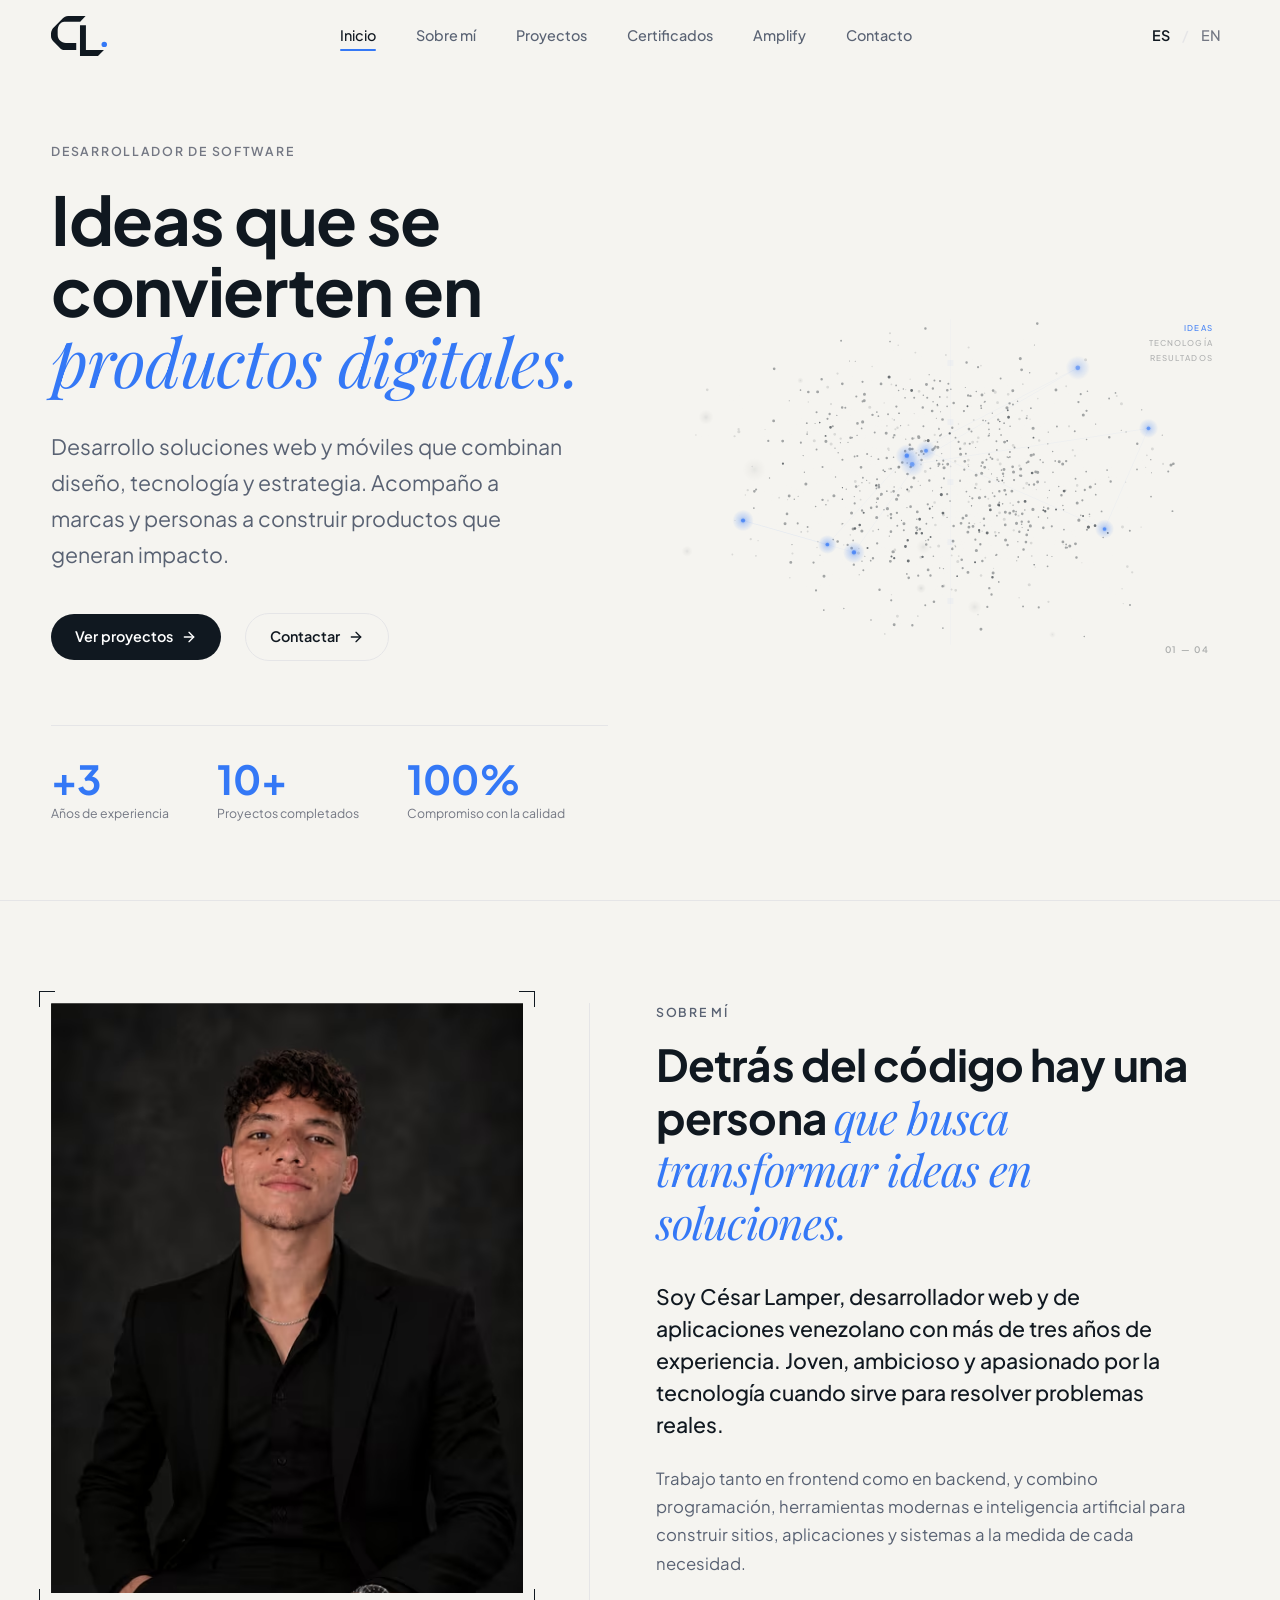
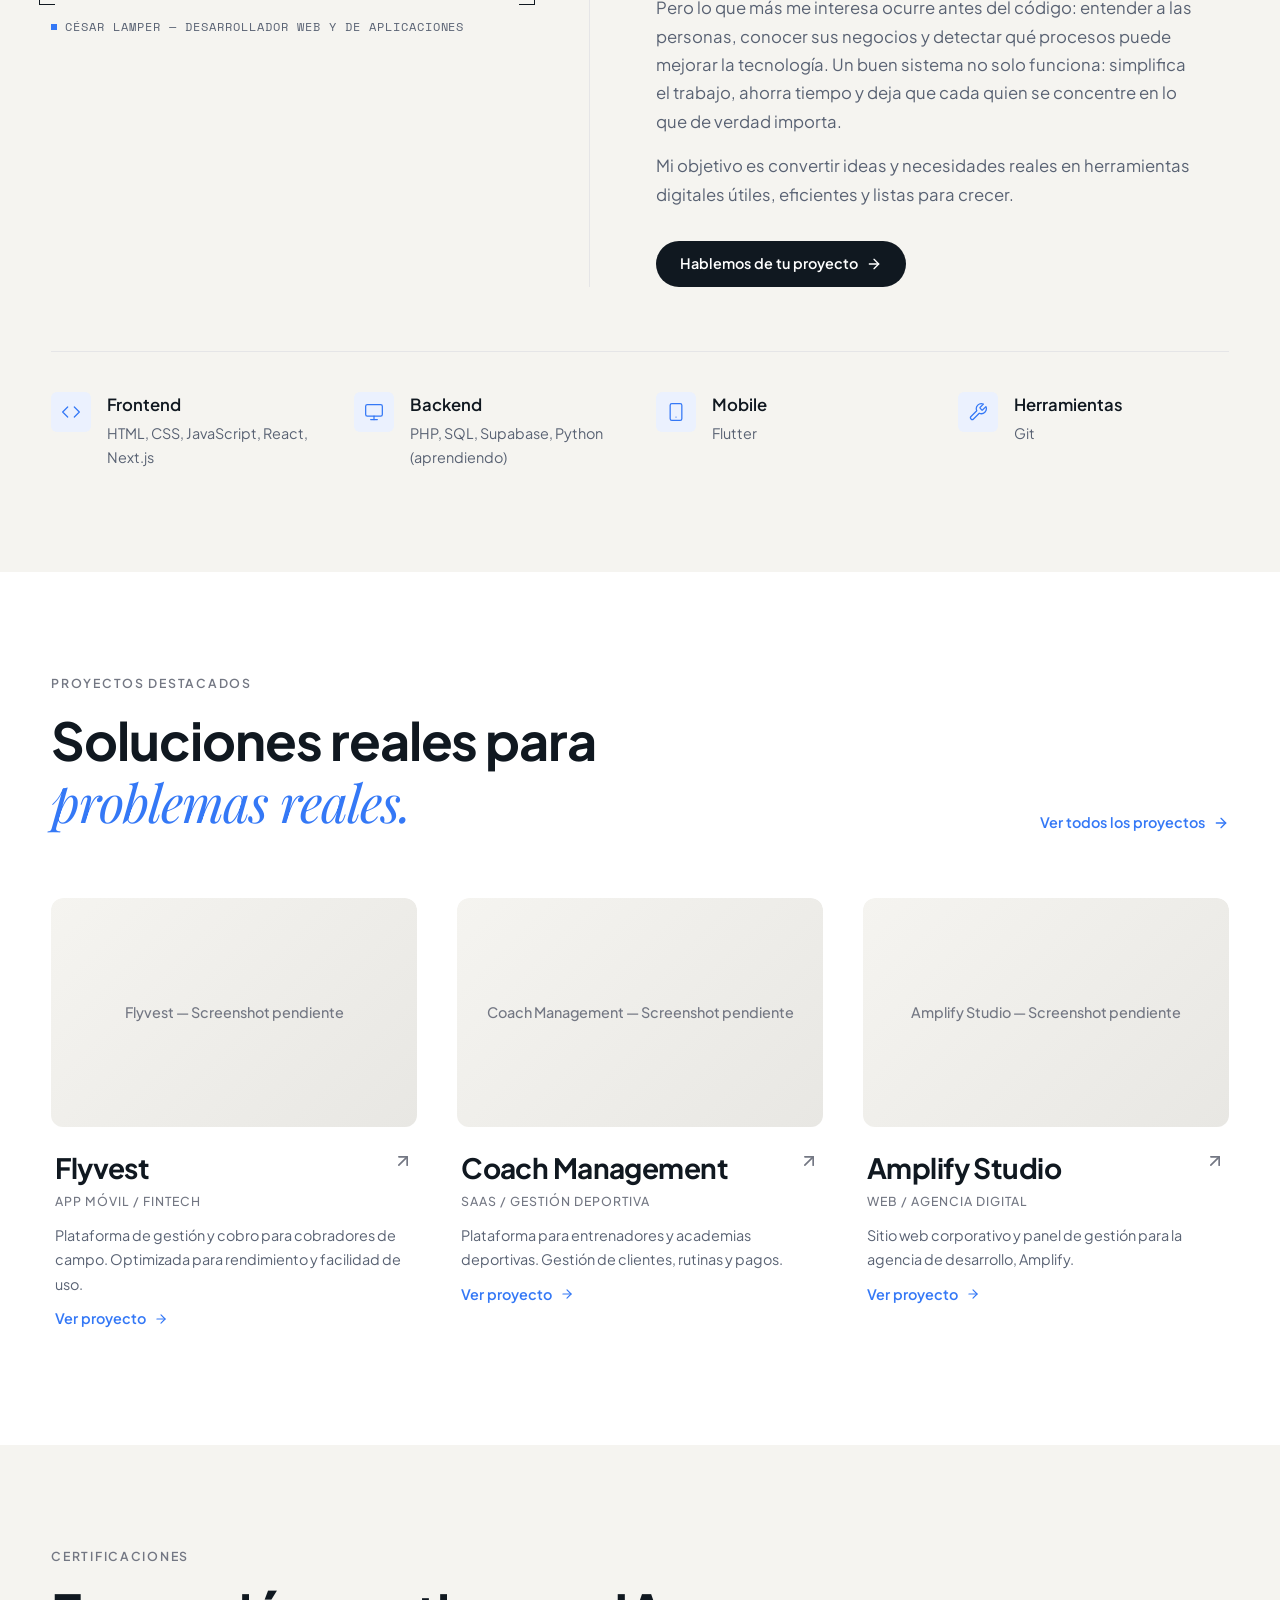
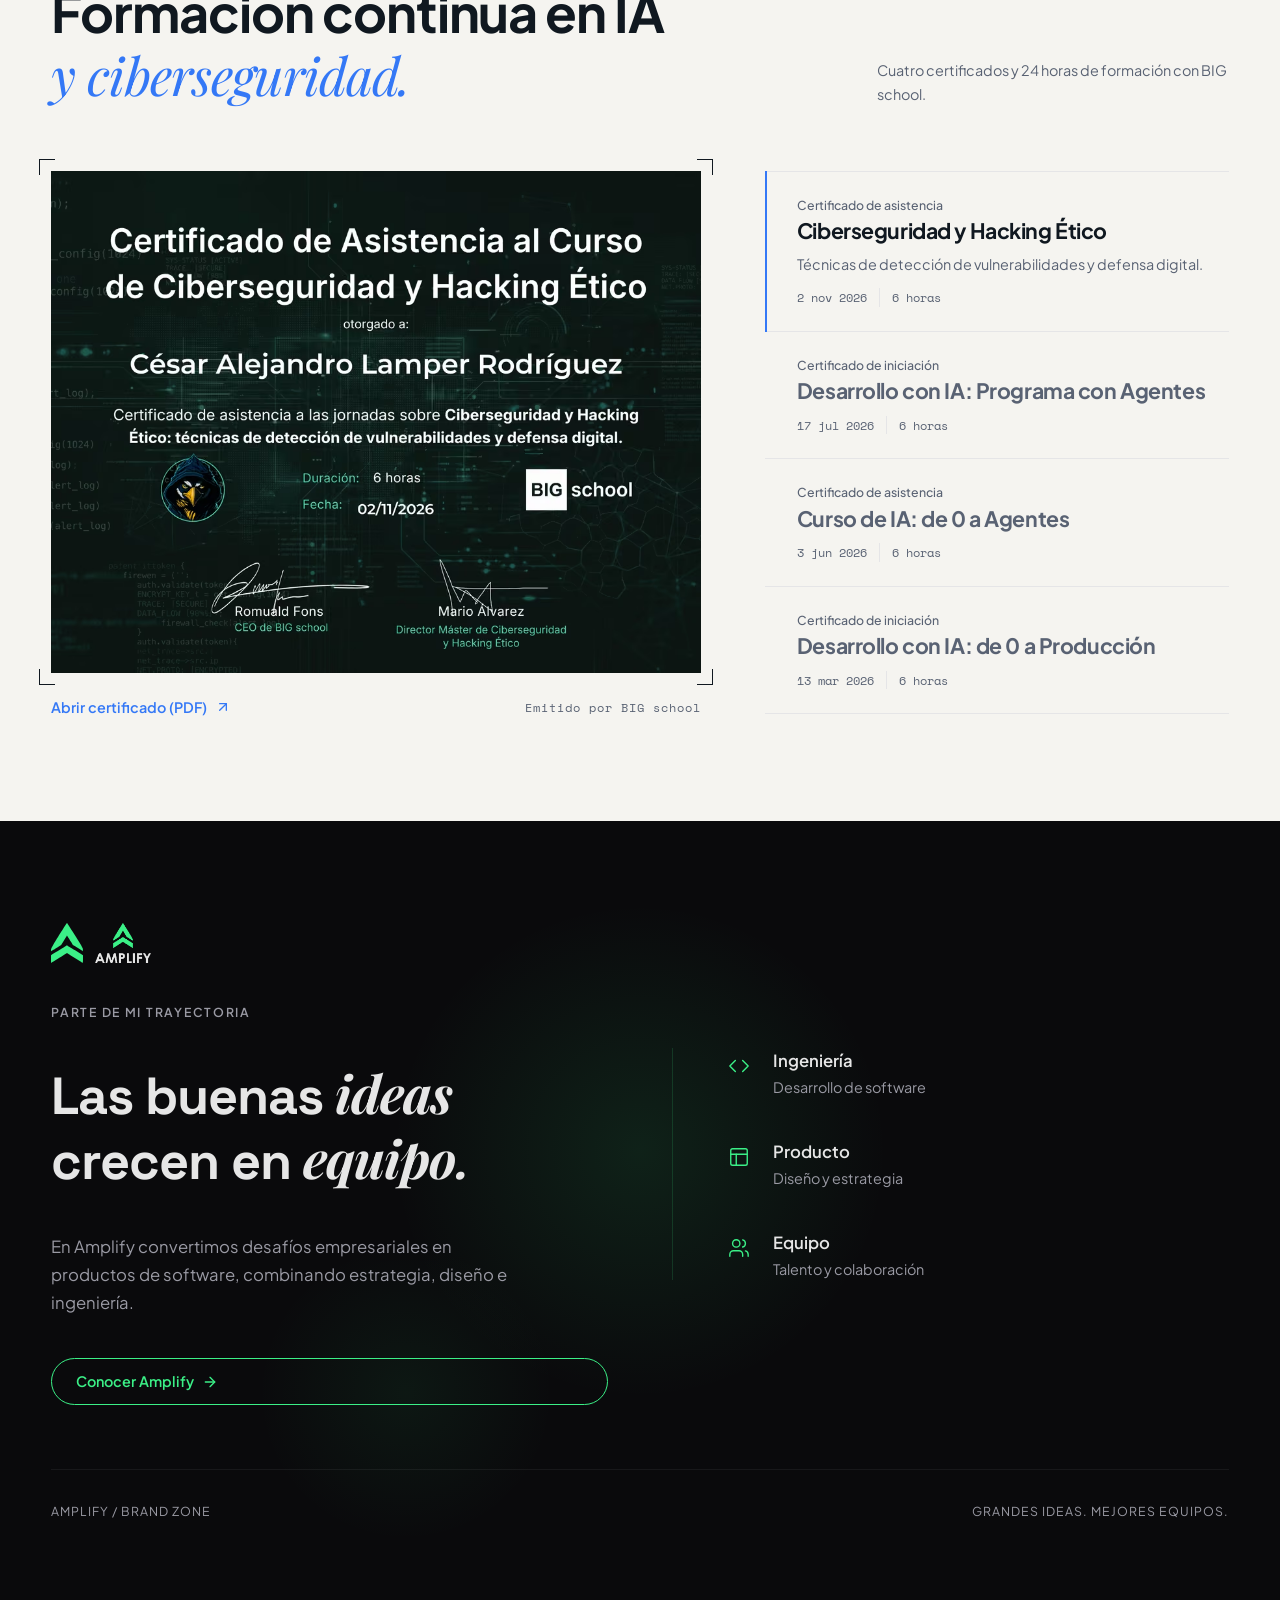
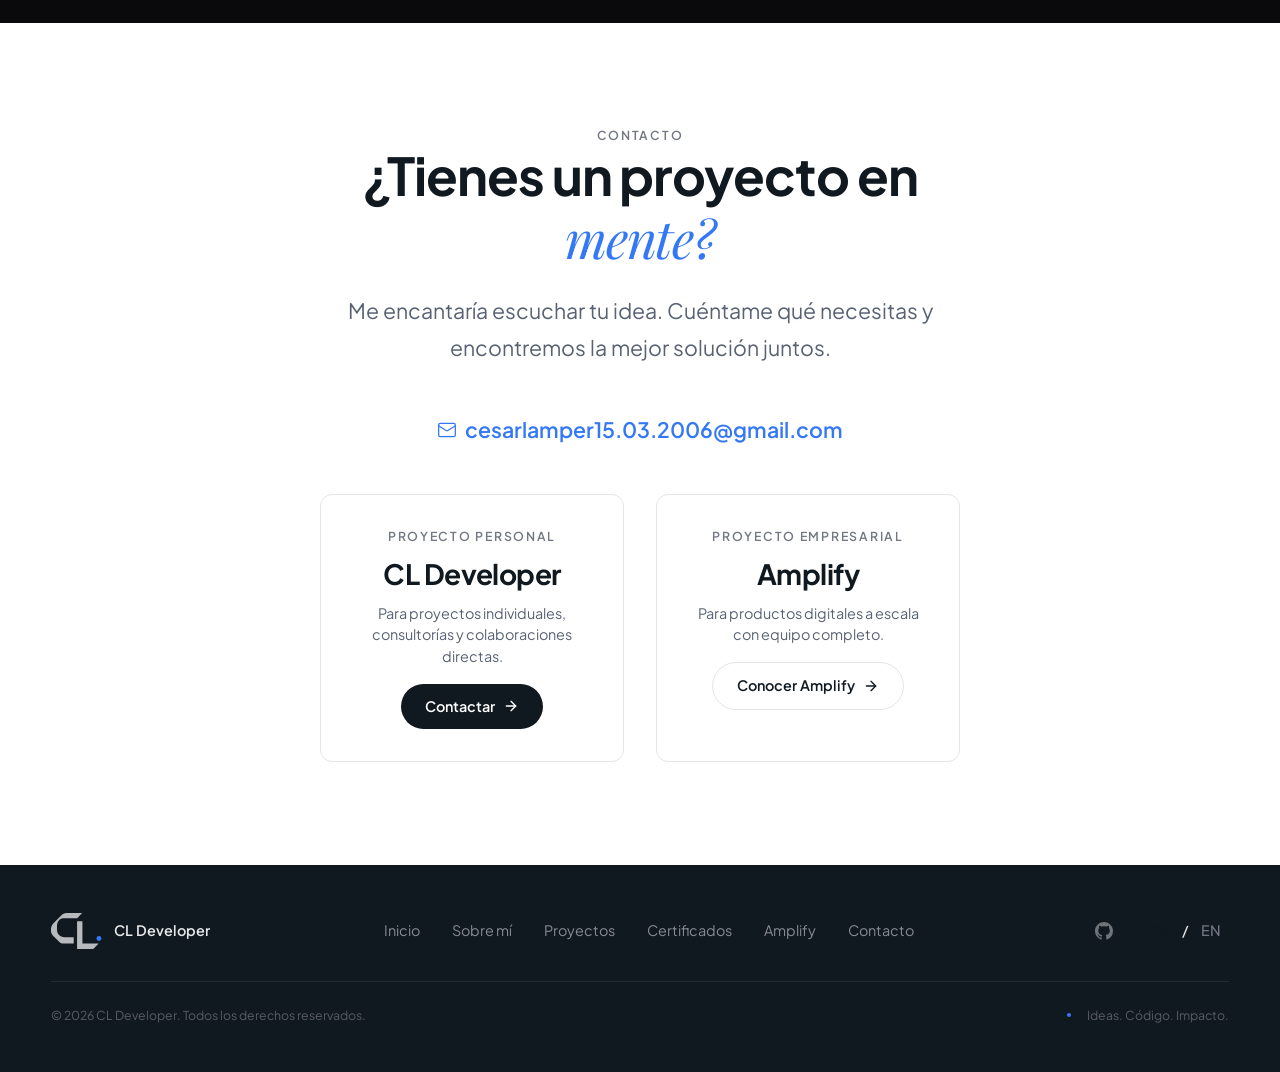
<file: index.html>
<!DOCTYPE html>
<html lang="es" data-lang="es">
<head>
  <meta charset="UTF-8">
  <meta name="viewport" content="width=device-width, initial-scale=1.0">
  <script>document.documentElement.classList.add('js');</script>
  <title>CL Developer — Ideas que se convierten en productos digitales</title>
  <meta name="description" content="Portafolio de César Lamper — Desarrollador de software. Diseño y desarrollo web y móvil. Soluciones digitales con impacto real.">
  <meta name="author" content="César Lamper — CL Developer">

  <!-- Favicon -->
  <link rel="icon" href="favicon/favicon.svg" type="image/svg+xml">
  <link rel="manifest" href="manifest.webmanifest">

  <!-- Open Graph -->
  <meta property="og:title" content="CL Developer — Portafolio">
  <meta property="og:description" content="Ideas que se convierten en productos digitales.">
  <meta property="og:type" content="website">

  <!-- Google Fonts -->
  <link rel="preconnect" href="https://fonts.googleapis.com">
  <link rel="preconnect" href="https://fonts.gstatic.com" crossorigin>
  <link href="https://fonts.googleapis.com/css2?family=Playfair+Display:ital,wght@1,400;1,500&family=Plus+Jakarta+Sans:wght@400;500;600;700&family=Space+Grotesk:wght@500;600;700&family=Space+Mono&display=swap" rel="stylesheet">

  <!-- Stylesheets -->
  <link rel="stylesheet" href="assets/css/variables.css">
  <link rel="stylesheet" href="assets/css/reset.css">
  <link rel="stylesheet" href="assets/css/base.css">
  <link rel="stylesheet" href="assets/css/layout.css">
  <link rel="stylesheet" href="assets/css/header.css">
  <link rel="stylesheet" href="assets/css/hero.css">
  <link rel="stylesheet" href="assets/css/projects.css">
  <link rel="stylesheet" href="assets/css/certificates.css">
  <link rel="stylesheet" href="assets/css/about.css">
  <link rel="stylesheet" href="assets/css/amplify.css">
  <link rel="stylesheet" href="assets/css/contact.css">
  <link rel="stylesheet" href="assets/css/footer.css">
  <link rel="stylesheet" href="assets/css/utilities.css">
  <link rel="stylesheet" href="assets/css/responsive.css">
</head>
<body>

  <!-- Skip link -->
  <a href="#main-content" class="skip-link">Ir al contenido principal</a>

  <!-- ═══════════════════════════════════════
       HEADER
       ═══════════════════════════════════════ -->
  <header class="site-header" id="site-header">
    <div class="header__inner">

      <!-- Logo -->
      <a href="#inicio" class="header__logo" aria-label="CL Developer — Inicio">
        <svg viewBox="0 0 177 126" fill="none" xmlns="http://www.w3.org/2000/svg" aria-hidden="true" style="height:40px;width:auto;">
          <path d="M109 0H54C46 0.6 41.5 4 37.4 7L6.2 38.2C4.3 40.5 1 46.5 0 54V63C0 69 2.5 74.5 7 79.5L31.2 103.6C34 105.8 37 107 40 107H79.5V85H47C32 85 21 73.5 21 59V46C21 31 29 19 42 18H92L109 0Z" fill="currentColor"/>
          <path d="M91.3 29H110V107H166.8L148 126H91.3Z" fill="currentColor"/>
          <circle cx="167.8" cy="89.4" r="8.6" fill="#3478F6"/>
        </svg>
      </a>

      <!-- Desktop Nav -->
      <nav class="header__nav" aria-label="Navegación principal">
        <a href="#inicio" class="nav__link is-active" data-i18n="nav.inicio">Inicio</a>
        <a href="#sobre-mi" class="nav__link" data-i18n="nav.sobre-mi">Sobre mí</a>
        <a href="#proyectos" class="nav__link" data-i18n="nav.proyectos">Proyectos</a>
        <a href="#certificados" class="nav__link" data-i18n="nav.certificados">Certificados</a>
        <a href="#amplify" class="nav__link" data-i18n="nav.amplify">Amplify</a>
        <a href="#contacto" class="nav__link" data-i18n="nav.contacto">Contacto</a>
      </nav>

      <!-- Right side: Lang + Mobile button -->
      <div class="header__actions" style="display:flex;align-items:center;gap:var(--sp-4);">
        <div class="lang-switcher">
          <button class="lang-switcher__btn is-active" data-lang="es" aria-label="Cambiar a español">ES</button>
          <span class="lang-switcher__sep">/</span>
          <button class="lang-switcher__btn" data-lang="en" aria-label="Switch to English">EN</button>
        </div>
      </div>

      <!-- Mobile menu button -->
      <button class="mobile-menu-btn" aria-expanded="false" aria-controls="mobile-menu" aria-label="Abrir menú">
        <span></span>
        <span></span>
        <span></span>
      </button>
    </div>
  </header>

  <!-- Mobile Menu Overlay -->
  <div class="mobile-menu" id="mobile-menu" role="dialog" aria-label="Menú de navegación">
    <nav aria-label="Navegación móvil">
      <a href="#inicio" class="nav__link" data-i18n="nav.inicio">Inicio</a>
      <a href="#sobre-mi" class="nav__link" data-i18n="nav.sobre-mi">Sobre mí</a>
      <a href="#proyectos" class="nav__link" data-i18n="nav.proyectos">Proyectos</a>
      <a href="#certificados" class="nav__link" data-i18n="nav.certificados">Certificados</a>
      <a href="#amplify" class="nav__link" data-i18n="nav.amplify">Amplify</a>
      <a href="#contacto" class="nav__link" data-i18n="nav.contacto">Contacto</a>
    </nav>
    <div class="lang-switcher">
      <button class="lang-switcher__btn is-active" data-lang="es">ES</button>
      <span class="lang-switcher__sep">/</span>
      <button class="lang-switcher__btn" data-lang="en">EN</button>
    </div>
  </div>

  <main id="main-content">

    <!-- ═══════════════════════════════════════
         HERO
         ═══════════════════════════════════════ -->
    <section class="hero section" id="inicio">
      <div class="container">
        <div class="hero__inner">

          <!-- Text -->
          <div class="hero__content">
            <p class="eyebrow hero__eyebrow" data-i18n="hero.eyebrow">DESARROLLADOR DE SOFTWARE</p>

            <h1 class="hero__title">
              <span data-i18n="hero.headline.1">Ideas que se convierten en</span><br>
              <span class="text-accent" data-i18n="hero.headline.2">productos digitales.</span>
            </h1>

            <p class="hero__description" data-i18n="hero.description">
              Desarrollo soluciones web y móviles que combinan diseño, tecnología y estrategia. Acompaño a marcas y personas a construir productos que generan impacto.
            </p>

            <div class="hero__actions">
              <a href="#proyectos" class="btn btn--primary">
                <span data-i18n="hero.cta.primary">Ver proyectos</span>
                <svg class="btn__arrow" width="16" height="16" viewBox="0 0 24 24" fill="none" stroke="currentColor" stroke-width="2" stroke-linecap="round" stroke-linejoin="round" aria-hidden="true"><path d="M5 12h14"/><path d="m12 5 7 7-7 7"/></svg>
              </a>
              <a href="#contacto" class="btn btn--secondary">
                <span data-i18n="hero.cta.secondary">Contactar</span>
                <svg class="btn__arrow" width="16" height="16" viewBox="0 0 24 24" fill="none" stroke="currentColor" stroke-width="2" stroke-linecap="round" stroke-linejoin="round" aria-hidden="true"><path d="M5 12h14"/><path d="m12 5 7 7-7 7"/></svg>
              </a>
            </div>

            <!-- Stats -->
            <div class="hero__stats">
              <div class="stat">
                <span class="stat__value" data-i18n="hero.stat.1.value">+3</span>
                <span class="stat__label" data-i18n="hero.stat.1.label">Años de experiencia</span>
              </div>
              <div class="stat">
                <span class="stat__value" data-i18n="hero.stat.2.value">10+</span>
                <span class="stat__label" data-i18n="hero.stat.2.label">Proyectos completados</span>
              </div>
              <div class="stat">
                <span class="stat__value" data-i18n="hero.stat.3.value">100%</span>
                <span class="stat__label" data-i18n="hero.stat.3.label">Compromiso con la calidad</span>
              </div>
            </div>
          </div>

          <!-- Parametric Point-Cloud Visual -->
          <div class="hero__visual">
            <canvas
              id="parametric-canvas"
              class="parametric-canvas"
              aria-hidden="true"
            ></canvas>
          </div>
        </div>
      </div>
    </section>

    <!-- ═══════════════════════════════════════
         ABOUT — «Sobre mí»
         ═══════════════════════════════════════ -->
    <section class="about-me" id="sobre-mi" aria-labelledby="about-title">
      <div class="container">

        <div class="about-me__grid">

          <!-- Etiqueta + título -->
          <header class="about-me__head">
            <p class="eyebrow about-me__eyebrow" data-reveal data-delay="1" data-i18n="about.eyebrow">SOBRE MÍ</p>
            <h2 class="about-me__title" id="about-title" data-reveal data-delay="2">
              <span data-i18n="about.title.1">Detrás del código hay una persona</span>
              <span class="text-accent" data-i18n="about.title.2">que busca transformar ideas en soluciones.</span>
            </h2>
          </header>

          <!-- Fotografía -->
          <figure class="about-me__figure" data-reveal data-delay="3">
            <div class="about-me__plate">
              <div class="about-me__frame">
                <picture>
                  <source type="image/avif"
                    srcset="assets/img/about/cesar-lamper-480.avif 480w, assets/img/about/cesar-lamper-768.avif 768w, assets/img/about/cesar-lamper-1024.avif 1024w"
                    sizes="(max-width: 768px) 88vw, (max-width: 1024px) 42vw, 480px">
                  <source type="image/webp"
                    srcset="assets/img/about/cesar-lamper-480.webp 480w, assets/img/about/cesar-lamper-768.webp 768w, assets/img/about/cesar-lamper-1024.webp 1024w"
                    sizes="(max-width: 768px) 88vw, (max-width: 1024px) 42vw, 480px">
                  <img
                    src="assets/img/about/cesar-lamper-768.jpg"
                    srcset="assets/img/about/cesar-lamper-480.jpg 480w, assets/img/about/cesar-lamper-768.jpg 768w, assets/img/about/cesar-lamper-1024.jpg 1024w"
                    sizes="(max-width: 768px) 88vw, (max-width: 1024px) 42vw, 480px"
                    width="1024" height="1536"
                    loading="lazy" decoding="async"
                    alt="Retrato de César Lamper: joven de cabello rizado, con chaqueta y camisa negras, sobre un fondo oscuro de estudio."
                    data-i18n-alt="about.photo.alt">
                </picture>
              </div>
              <span class="about-me__marks" aria-hidden="true"></span>
            </div>
            <figcaption class="about-me__caption">
              <span class="about-me__caption-dot" aria-hidden="true"></span>
              <span data-i18n="about.caption">César Lamper — Desarrollador web y de aplicaciones</span>
            </figcaption>
          </figure>

          <!-- Presentación -->
          <div class="about-me__body">
            <p class="about-me__lead" data-reveal data-delay="4" data-i18n="about.p1">
              Soy César Lamper, desarrollador web y de aplicaciones venezolano con más de tres años de experiencia. Joven, ambicioso y apasionado por la tecnología cuando sirve para resolver problemas reales.
            </p>
            <div class="about-me__text" data-reveal data-delay="5">
              <p data-i18n="about.p2">Trabajo tanto en frontend como en backend, y combino programación, herramientas modernas e inteligencia artificial para construir sitios, aplicaciones y sistemas a la medida de cada necesidad.</p>
              <p data-i18n="about.p3">Pero lo que más me interesa ocurre antes del código: entender a las personas, conocer sus negocios y detectar qué procesos puede mejorar la tecnología. Un buen sistema no solo funciona: simplifica el trabajo, ahorra tiempo y deja que cada quien se concentre en lo que de verdad importa.</p>
              <p data-i18n="about.p4">Mi objetivo es convertir ideas y necesidades reales en herramientas digitales útiles, eficientes y listas para crecer.</p>
            </div>
            <div class="about-me__actions" data-reveal data-delay="6">
              <a href="#contacto" class="btn btn--primary about-me__cta">
                <span data-i18n="about.cta">Hablemos de tu proyecto</span>
                <svg class="btn__arrow" width="16" height="16" viewBox="0 0 24 24" fill="none" stroke="currentColor" stroke-width="2" stroke-linecap="round" stroke-linejoin="round" aria-hidden="true"><path d="M5 12h14"/><path d="m12 5 7 7-7 7"/></svg>
              </a>
            </div>
          </div>
        </div>

        <!-- Skills -->
        <div class="about-me__skills" data-reveal-group>

          <!-- Frontend -->
          <div class="skill-group">
            <div class="skill-group__icon">
              <svg viewBox="0 0 24 24" fill="none" stroke="currentColor" stroke-width="1.5" stroke-linecap="round" stroke-linejoin="round" aria-hidden="true"><polyline points="16 18 22 12 16 6"/><polyline points="8 6 2 12 8 18"/></svg>
            </div>
            <div>
              <p class="skill-group__title" data-i18n="about.skill.1.title">Frontend</p>
              <p class="skill-group__items" data-i18n="about.skill.1.items">HTML, CSS, JavaScript, React, Next.js</p>
            </div>
          </div>

          <!-- Backend -->
          <div class="skill-group">
            <div class="skill-group__icon">
              <svg viewBox="0 0 24 24" fill="none" stroke="currentColor" stroke-width="1.5" stroke-linecap="round" stroke-linejoin="round" aria-hidden="true"><rect x="2" y="3" width="20" height="14" rx="2"/><path d="M8 21h8"/><path d="M12 17v4"/></svg>
            </div>
            <div>
              <p class="skill-group__title" data-i18n="about.skill.2.title">Backend</p>
              <p class="skill-group__items" data-i18n="about.skill.2.items">PHP, SQL, Supabase, Python (aprendiendo)</p>
            </div>
          </div>

          <!-- Mobile -->
          <div class="skill-group">
            <div class="skill-group__icon">
              <svg viewBox="0 0 24 24" fill="none" stroke="currentColor" stroke-width="1.5" stroke-linecap="round" stroke-linejoin="round" aria-hidden="true"><rect x="5" y="2" width="14" height="20" rx="2"/><path d="M12 18h.01"/></svg>
            </div>
            <div>
              <p class="skill-group__title" data-i18n="about.skill.3.title">Mobile</p>
              <p class="skill-group__items" data-i18n="about.skill.3.items">Flutter</p>
            </div>
          </div>

          <!-- Tools -->
          <div class="skill-group">
            <div class="skill-group__icon">
              <svg viewBox="0 0 24 24" fill="none" stroke="currentColor" stroke-width="1.5" stroke-linecap="round" stroke-linejoin="round" aria-hidden="true"><path d="M14.7 6.3a1 1 0 0 0 0 1.4l1.6 1.6a1 1 0 0 0 1.4 0l3.77-3.77a6 6 0 0 1-7.94 7.94l-6.91 6.91a2.12 2.12 0 0 1-3-3l6.91-6.91a6 6 0 0 1 7.94-7.94l-3.76 3.76z"/></svg>
            </div>
            <div>
              <p class="skill-group__title" data-i18n="about.skill.4.title">Herramientas</p>
              <p class="skill-group__items" data-i18n="about.skill.4.items">Git</p>
            </div>
          </div>

        </div>
      </div>
    </section>

    <!-- ═══════════════════════════════════════
         PROJECTS
         ═══════════════════════════════════════ -->
    <section class="projects section" id="proyectos">
      <div class="container">

        <div class="section__header" data-reveal>
          <div class="section__header-row">
            <div>
              <p class="eyebrow" data-i18n="projects.eyebrow">PROYECTOS DESTACADOS</p>
              <h2>
                <span data-i18n="projects.title.1">Soluciones reales para</span><br>
                <span class="text-accent" data-i18n="projects.title.2">problemas reales.</span>
              </h2>
            </div>
            <a href="#" class="section__link">
              <span data-i18n="projects.viewAll">Ver todos los proyectos</span>
              <svg width="16" height="16" viewBox="0 0 24 24" fill="none" stroke="currentColor" stroke-width="2" stroke-linecap="round" stroke-linejoin="round" aria-hidden="true"><path d="M5 12h14"/><path d="m12 5 7 7-7 7"/></svg>
            </a>
          </div>
        </div>

        <div class="grid-3col" data-reveal-group>

          <!-- Project 1: Flyvest -->
          <article class="project-card" data-reveal>
            <div class="project-card__image">
              <div class="project-card__placeholder">
                <span>Flyvest — Screenshot pendiente</span>
              </div>
            </div>
            <div class="project-card__info">
              <div class="project-card__header">
                <h3 class="project-card__name" data-i18n="project.1.name">Flyvest</h3>
                <svg class="project-card__arrow" viewBox="0 0 24 24" fill="none" stroke="currentColor" stroke-width="2" stroke-linecap="round" stroke-linejoin="round" aria-hidden="true"><path d="M7 17 17 7"/><path d="M7 7h10v10"/></svg>
              </div>
              <p class="project-card__meta" data-i18n="project.1.meta">App Móvil / Fintech</p>
              <p class="project-card__description" data-i18n="project.1.description">Plataforma de gestión y cobro para cobradores de campo. Optimizada para rendimiento y facilidad de uso.</p>
              <a href="#" class="project-card__link">
                <span data-i18n="projects.viewProject">Ver proyecto</span>
                <svg width="14" height="14" viewBox="0 0 24 24" fill="none" stroke="currentColor" stroke-width="2" stroke-linecap="round" stroke-linejoin="round" aria-hidden="true"><path d="M5 12h14"/><path d="m12 5 7 7-7 7"/></svg>
              </a>
            </div>
          </article>

          <!-- Project 2: Coach Management -->
          <article class="project-card" data-reveal>
            <div class="project-card__image">
              <div class="project-card__placeholder">
                <span>Coach Management — Screenshot pendiente</span>
              </div>
            </div>
            <div class="project-card__info">
              <div class="project-card__header">
                <h3 class="project-card__name" data-i18n="project.2.name">Coach Management</h3>
                <svg class="project-card__arrow" viewBox="0 0 24 24" fill="none" stroke="currentColor" stroke-width="2" stroke-linecap="round" stroke-linejoin="round" aria-hidden="true"><path d="M7 17 17 7"/><path d="M7 7h10v10"/></svg>
              </div>
              <p class="project-card__meta" data-i18n="project.2.meta">SaaS / Gestión Deportiva</p>
              <p class="project-card__description" data-i18n="project.2.description">Plataforma para entrenadores y academias deportivas. Gestión de clientes, rutinas y pagos.</p>
              <a href="#" class="project-card__link">
                <span data-i18n="projects.viewProject">Ver proyecto</span>
                <svg width="14" height="14" viewBox="0 0 24 24" fill="none" stroke="currentColor" stroke-width="2" stroke-linecap="round" stroke-linejoin="round" aria-hidden="true"><path d="M5 12h14"/><path d="m12 5 7 7-7 7"/></svg>
              </a>
            </div>
          </article>

          <!-- Project 3: Amplify Studio -->
          <article class="project-card" data-reveal>
            <div class="project-card__image">
              <div class="project-card__placeholder">
                <span>Amplify Studio — Screenshot pendiente</span>
              </div>
            </div>
            <div class="project-card__info">
              <div class="project-card__header">
                <h3 class="project-card__name" data-i18n="project.3.name">Amplify Studio</h3>
                <svg class="project-card__arrow" viewBox="0 0 24 24" fill="none" stroke="currentColor" stroke-width="2" stroke-linecap="round" stroke-linejoin="round" aria-hidden="true"><path d="M7 17 17 7"/><path d="M7 7h10v10"/></svg>
              </div>
              <p class="project-card__meta" data-i18n="project.3.meta">Web / Agencia Digital</p>
              <p class="project-card__description" data-i18n="project.3.description">Sitio web corporativo y panel de gestión para la agencia de desarrollo, Amplify.</p>
              <a href="https://clamper2006.github.io/amplify/" target="_blank" rel="noopener noreferrer" class="project-card__link">
                <span data-i18n="projects.viewProject">Ver proyecto</span>
                <svg width="14" height="14" viewBox="0 0 24 24" fill="none" stroke="currentColor" stroke-width="2" stroke-linecap="round" stroke-linejoin="round" aria-hidden="true"><path d="M5 12h14"/><path d="m12 5 7 7-7 7"/></svg>
              </a>
            </div>
          </article>

        </div>
      </div>
    </section>

    <!-- ═══════════════════════════════════════
         CERTIFICATES — «Certificados»
         ═══════════════════════════════════════ -->
    <section class="certs section" id="certificados" aria-labelledby="certs-title">
      <div class="container">

        <div class="section__header" data-reveal>
          <div class="section__header-row">
            <div>
              <p class="eyebrow" data-i18n="certs.eyebrow">CERTIFICACIONES</p>
              <h2 id="certs-title">
                <span data-i18n="certs.title.1">Formación continua en IA</span><br>
                <span class="text-accent" data-i18n="certs.title.2">y ciberseguridad.</span>
              </h2>
            </div>
            <p class="certs__summary" data-i18n="certs.summary">Cuatro certificados y 24 horas de formación con BIG school.</p>
          </div>
        </div>

        <div class="certs__layout" data-reveal>

          <!-- Certificado seleccionado -->
          <div class="certs__stage">
          <figure class="cert-plate is-active" id="cert-panel-1" role="tabpanel" aria-labelledby="cert-tab-1">
            <div class="cert-plate__frame">
              <a class="cert-plate__link" href="assets/certificates/ciberseguridad-hacking-etico.pdf" target="_blank" rel="noopener noreferrer" tabindex="-1">
                <picture>
                  <source type="image/avif" srcset="assets/img/certificates/ciberseguridad-hacking-etico-640.avif 640w, assets/img/certificates/ciberseguridad-hacking-etico-1000.avif 1000w, assets/img/certificates/ciberseguridad-hacking-etico-1400.avif 1400w" sizes="(max-width: 768px) 92vw, (max-width: 1024px) 56vw, 720px">
                  <source type="image/webp" srcset="assets/img/certificates/ciberseguridad-hacking-etico-640.webp 640w, assets/img/certificates/ciberseguridad-hacking-etico-1000.webp 1000w, assets/img/certificates/ciberseguridad-hacking-etico-1400.webp 1400w" sizes="(max-width: 768px) 92vw, (max-width: 1024px) 56vw, 720px">
                  <img src="assets/img/certificates/ciberseguridad-hacking-etico-1000.jpg" srcset="assets/img/certificates/ciberseguridad-hacking-etico-640.jpg 640w, assets/img/certificates/ciberseguridad-hacking-etico-1000.jpg 1000w, assets/img/certificates/ciberseguridad-hacking-etico-1400.jpg 1400w" sizes="(max-width: 768px) 92vw, (max-width: 1024px) 56vw, 720px" width="1400" height="1082" loading="lazy" decoding="async" alt="Certificado de asistencia al curso de Ciberseguridad y Hacking Ético de BIG school, otorgado a César Alejandro Lamper Rodríguez. Duración: 6 horas. Fecha: 2 de noviembre de 2026." data-i18n-alt="certs.1.alt">
                </picture>
              </a>
            </div>
            <figcaption class="cert-plate__caption">
              <a class="cert-plate__open" href="assets/certificates/ciberseguridad-hacking-etico.pdf" target="_blank" rel="noopener noreferrer">
                <span data-i18n="certs.open">Abrir certificado (PDF)</span>
                <svg width="16" height="16" viewBox="0 0 24 24" fill="none" stroke="currentColor" stroke-width="2" stroke-linecap="round" stroke-linejoin="round" aria-hidden="true"><path d="M7 17 17 7"/><path d="M7 7h10v10"/></svg>
              </a>
              <span class="cert-plate__issuer" data-i18n="certs.issuer">Emitido por BIG school</span>
            </figcaption>
          </figure>
          <figure class="cert-plate" id="cert-panel-2" role="tabpanel" aria-labelledby="cert-tab-2">
            <div class="cert-plate__frame">
              <a class="cert-plate__link" href="assets/certificates/ia-programa-con-agentes.pdf" target="_blank" rel="noopener noreferrer" tabindex="-1">
                <picture>
                  <source type="image/avif" srcset="assets/img/certificates/ia-programa-con-agentes-640.avif 640w, assets/img/certificates/ia-programa-con-agentes-1000.avif 1000w, assets/img/certificates/ia-programa-con-agentes-1400.avif 1400w" sizes="(max-width: 768px) 92vw, (max-width: 1024px) 56vw, 720px">
                  <source type="image/webp" srcset="assets/img/certificates/ia-programa-con-agentes-640.webp 640w, assets/img/certificates/ia-programa-con-agentes-1000.webp 1000w, assets/img/certificates/ia-programa-con-agentes-1400.webp 1400w" sizes="(max-width: 768px) 92vw, (max-width: 1024px) 56vw, 720px">
                  <img src="assets/img/certificates/ia-programa-con-agentes-1000.jpg" srcset="assets/img/certificates/ia-programa-con-agentes-640.jpg 640w, assets/img/certificates/ia-programa-con-agentes-1000.jpg 1000w, assets/img/certificates/ia-programa-con-agentes-1400.jpg 1400w" sizes="(max-width: 768px) 92vw, (max-width: 1024px) 56vw, 720px" width="1400" height="1082" loading="lazy" decoding="async" alt="Certificado de iniciación al desarrollo con IA, jornadas «Desarrollo con IA: Programa con Agentes» de BIG school, otorgado a César Alejandro Lamper Rodriguez. Duración: 6 horas. Fecha: 17 de julio de 2026." data-i18n-alt="certs.2.alt">
                </picture>
              </a>
            </div>
            <figcaption class="cert-plate__caption">
              <a class="cert-plate__open" href="assets/certificates/ia-programa-con-agentes.pdf" target="_blank" rel="noopener noreferrer">
                <span data-i18n="certs.open">Abrir certificado (PDF)</span>
                <svg width="16" height="16" viewBox="0 0 24 24" fill="none" stroke="currentColor" stroke-width="2" stroke-linecap="round" stroke-linejoin="round" aria-hidden="true"><path d="M7 17 17 7"/><path d="M7 7h10v10"/></svg>
              </a>
              <span class="cert-plate__issuer" data-i18n="certs.issuer">Emitido por BIG school</span>
            </figcaption>
          </figure>
          <figure class="cert-plate" id="cert-panel-3" role="tabpanel" aria-labelledby="cert-tab-3">
            <div class="cert-plate__frame">
              <a class="cert-plate__link" href="assets/certificates/ia-de-0-a-agentes.pdf" target="_blank" rel="noopener noreferrer" tabindex="-1">
                <picture>
                  <source type="image/avif" srcset="assets/img/certificates/ia-de-0-a-agentes-640.avif 640w, assets/img/certificates/ia-de-0-a-agentes-1000.avif 1000w, assets/img/certificates/ia-de-0-a-agentes-1400.avif 1400w" sizes="(max-width: 768px) 92vw, (max-width: 1024px) 56vw, 720px">
                  <source type="image/webp" srcset="assets/img/certificates/ia-de-0-a-agentes-640.webp 640w, assets/img/certificates/ia-de-0-a-agentes-1000.webp 1000w, assets/img/certificates/ia-de-0-a-agentes-1400.webp 1400w" sizes="(max-width: 768px) 92vw, (max-width: 1024px) 56vw, 720px">
                  <img src="assets/img/certificates/ia-de-0-a-agentes-1000.jpg" srcset="assets/img/certificates/ia-de-0-a-agentes-640.jpg 640w, assets/img/certificates/ia-de-0-a-agentes-1000.jpg 1000w, assets/img/certificates/ia-de-0-a-agentes-1400.jpg 1400w" sizes="(max-width: 768px) 92vw, (max-width: 1024px) 56vw, 720px" width="1400" height="1082" loading="lazy" decoding="async" alt="Certificado de asistencia al Curso de IA «De 0 a Agentes» de BIG school, otorgado a César Alejandro Lamper Rodriguez. Duración: 6 horas. Fecha: 3 de junio de 2026." data-i18n-alt="certs.3.alt">
                </picture>
              </a>
            </div>
            <figcaption class="cert-plate__caption">
              <a class="cert-plate__open" href="assets/certificates/ia-de-0-a-agentes.pdf" target="_blank" rel="noopener noreferrer">
                <span data-i18n="certs.open">Abrir certificado (PDF)</span>
                <svg width="16" height="16" viewBox="0 0 24 24" fill="none" stroke="currentColor" stroke-width="2" stroke-linecap="round" stroke-linejoin="round" aria-hidden="true"><path d="M7 17 17 7"/><path d="M7 7h10v10"/></svg>
              </a>
              <span class="cert-plate__issuer" data-i18n="certs.issuer">Emitido por BIG school</span>
            </figcaption>
          </figure>
          <figure class="cert-plate" id="cert-panel-4" role="tabpanel" aria-labelledby="cert-tab-4">
            <div class="cert-plate__frame">
              <a class="cert-plate__link" href="assets/certificates/ia-de-0-a-produccion.pdf" target="_blank" rel="noopener noreferrer" tabindex="-1">
                <picture>
                  <source type="image/avif" srcset="assets/img/certificates/ia-de-0-a-produccion-640.avif 640w, assets/img/certificates/ia-de-0-a-produccion-1000.avif 1000w, assets/img/certificates/ia-de-0-a-produccion-1400.avif 1400w" sizes="(max-width: 768px) 92vw, (max-width: 1024px) 56vw, 720px">
                  <source type="image/webp" srcset="assets/img/certificates/ia-de-0-a-produccion-640.webp 640w, assets/img/certificates/ia-de-0-a-produccion-1000.webp 1000w, assets/img/certificates/ia-de-0-a-produccion-1400.webp 1400w" sizes="(max-width: 768px) 92vw, (max-width: 1024px) 56vw, 720px">
                  <img src="assets/img/certificates/ia-de-0-a-produccion-1000.jpg" srcset="assets/img/certificates/ia-de-0-a-produccion-640.jpg 640w, assets/img/certificates/ia-de-0-a-produccion-1000.jpg 1000w, assets/img/certificates/ia-de-0-a-produccion-1400.jpg 1400w" sizes="(max-width: 768px) 92vw, (max-width: 1024px) 56vw, 720px" width="1400" height="1082" loading="lazy" decoding="async" alt="Certificado de iniciación al desarrollo con IA, jornadas «Desarrollo con IA: de 0 a Producción» de BIG school, otorgado a César Alejandro Lamper Rodriguez. Duración: 6 horas. Fecha: 13 de marzo de 2026." data-i18n-alt="certs.4.alt">
                </picture>
              </a>
            </div>
            <figcaption class="cert-plate__caption">
              <a class="cert-plate__open" href="assets/certificates/ia-de-0-a-produccion.pdf" target="_blank" rel="noopener noreferrer">
                <span data-i18n="certs.open">Abrir certificado (PDF)</span>
                <svg width="16" height="16" viewBox="0 0 24 24" fill="none" stroke="currentColor" stroke-width="2" stroke-linecap="round" stroke-linejoin="round" aria-hidden="true"><path d="M7 17 17 7"/><path d="M7 7h10v10"/></svg>
              </a>
              <span class="cert-plate__issuer" data-i18n="certs.issuer">Emitido por BIG school</span>
            </figcaption>
          </figure>
          </div>

          <!-- Selector -->
          <div class="certs__list" role="tablist" aria-orientation="vertical" aria-label="Lista de certificados" data-i18n-aria="certs.list.label">
          <button type="button" class="cert-row is-active" role="tab" id="cert-tab-1" aria-selected="true" aria-controls="cert-panel-1" tabindex="0">
            <span class="cert-row__type" data-i18n="certs.type.attendance">Certificado de asistencia</span>
            <span class="cert-row__title" data-i18n="certs.1.title">Ciberseguridad y Hacking Ético</span>
            <span class="cert-row__desc"><span class="cert-row__clip"><span class="cert-row__text" data-i18n="certs.1.desc">Técnicas de detección de vulnerabilidades y defensa digital.</span></span></span>
            <span class="cert-row__meta">
              <time datetime="2026-11-02" data-i18n="certs.1.date">2 nov 2026</time>
              <span data-i18n="certs.hours">6 horas</span>
            </span>
          </button>
          <button type="button" class="cert-row" role="tab" id="cert-tab-2" aria-selected="false" aria-controls="cert-panel-2" tabindex="-1">
            <span class="cert-row__type" data-i18n="certs.type.initiation">Certificado de iniciación</span>
            <span class="cert-row__title" data-i18n="certs.2.title">Desarrollo con IA: Programa con Agentes</span>
            <span class="cert-row__desc"><span class="cert-row__clip"><span class="cert-row__text" data-i18n="certs.2.desc">Jornadas formativas para programar con agentes de IA.</span></span></span>
            <span class="cert-row__meta">
              <time datetime="2026-07-17" data-i18n="certs.2.date">17 jul 2026</time>
              <span data-i18n="certs.hours">6 horas</span>
            </span>
          </button>
          <button type="button" class="cert-row" role="tab" id="cert-tab-3" aria-selected="false" aria-controls="cert-panel-3" tabindex="-1">
            <span class="cert-row__type" data-i18n="certs.type.attendance">Certificado de asistencia</span>
            <span class="cert-row__title" data-i18n="certs.3.title">Curso de IA: de 0 a Agentes</span>
            <span class="cert-row__desc"><span class="cert-row__clip"><span class="cert-row__text" data-i18n="certs.3.desc">Dominar la IA, ganar competitividad y entender cómo trabajan los agentes.</span></span></span>
            <span class="cert-row__meta">
              <time datetime="2026-06-03" data-i18n="certs.3.date">3 jun 2026</time>
              <span data-i18n="certs.hours">6 horas</span>
            </span>
          </button>
          <button type="button" class="cert-row" role="tab" id="cert-tab-4" aria-selected="false" aria-controls="cert-panel-4" tabindex="-1">
            <span class="cert-row__type" data-i18n="certs.type.initiation">Certificado de iniciación</span>
            <span class="cert-row__title" data-i18n="certs.4.title">Desarrollo con IA: de 0 a Producción</span>
            <span class="cert-row__desc"><span class="cert-row__clip"><span class="cert-row__text" data-i18n="certs.4.desc">Jornadas formativas para llevar el desarrollo con IA de cero a producción.</span></span></span>
            <span class="cert-row__meta">
              <time datetime="2026-03-13" data-i18n="certs.4.date">13 mar 2026</time>
              <span data-i18n="certs.hours">6 horas</span>
            </span>
          </button>
          </div>

        </div>
      </div>
    </section>

    <!-- ═══════════════════════════════════════
         AMPLIFY SECTION
         Official brand colors: #3BF087 green, #0A0A0C dark bg
         ═══════════════════════════════════════ -->
    <section class="amplify-section" id="amplify">
      <div class="amp-glow" aria-hidden="true"></div>
      <div class="amp-glow amp-glow--secondary" aria-hidden="true"></div>

      <div class="container">
        <div class="amplify__inner">

          <!-- Brand side -->
          <div class="amplify__brand" data-reveal>
            <!-- Official Amplify logo -->
            <div class="amplify__logo">
              <img src="assets/amplify/logos/isotype-standalone.svg" alt="" width="32" height="40" aria-hidden="true">
              <img src="assets/amplify/logos/amplify-lockup-dark.png" alt="Amplify" height="28">
            </div>

            <p class="amplify__eyebrow" data-i18n="amplify.eyebrow">PARTE DE MI TRAYECTORIA</p>

            <h2 class="amplify__title">
              <span data-i18n="amplify.title.1">Las buenas</span>
              <em class="text-accent-amp" data-i18n="amplify.title.accent1">ideas</em><br>
              <span data-i18n="amplify.title.2">crecen en</span>
              <em class="text-accent-amp" data-i18n="amplify.title.accent2">equipo.</em>
            </h2>

            <p class="amplify__description" data-i18n="amplify.description">
              En Amplify convertimos desafíos empresariales en productos de software, combinando estrategia, diseño e ingeniería.
            </p>

            <a href="https://clamper2006.github.io/amplify/" target="_blank" rel="noopener noreferrer" class="btn--amplify">
              <span data-i18n="amplify.cta">Conocer Amplify</span>
              <svg class="btn__arrow" width="16" height="16" viewBox="0 0 24 24" fill="none" stroke="currentColor" stroke-width="2" stroke-linecap="round" stroke-linejoin="round" aria-hidden="true"><path d="M5 12h14"/><path d="m12 5 7 7-7 7"/></svg>
            </a>
          </div>

          <!-- Services side -->
          <div class="amplify__services" data-reveal-group>

            <div class="amp-service">
              <div class="amp-service__icon">
                <svg viewBox="0 0 24 24" fill="none" stroke="currentColor" stroke-width="1.5" stroke-linecap="round" stroke-linejoin="round"><polyline points="16 18 22 12 16 6"/><polyline points="8 6 2 12 8 18"/></svg>
              </div>
              <div>
                <p class="amp-service__title" data-i18n="amplify.service.1.title">Ingeniería</p>
                <p class="amp-service__description" data-i18n="amplify.service.1.desc">Desarrollo de software</p>
              </div>
            </div>

            <div class="amp-service">
              <div class="amp-service__icon">
                <svg viewBox="0 0 24 24" fill="none" stroke="currentColor" stroke-width="1.5" stroke-linecap="round" stroke-linejoin="round"><rect x="3" y="3" width="18" height="18" rx="2"/><path d="M3 9h18"/><path d="M9 21V9"/></svg>
              </div>
              <div>
                <p class="amp-service__title" data-i18n="amplify.service.2.title">Producto</p>
                <p class="amp-service__description" data-i18n="amplify.service.2.desc">Diseño y estrategia</p>
              </div>
            </div>

            <div class="amp-service">
              <div class="amp-service__icon">
                <svg viewBox="0 0 24 24" fill="none" stroke="currentColor" stroke-width="1.5" stroke-linecap="round" stroke-linejoin="round"><path d="M16 21v-2a4 4 0 0 0-4-4H6a4 4 0 0 0-4 4v2"/><circle cx="9" cy="7" r="4"/><path d="M22 21v-2a4 4 0 0 0-3-3.87"/><path d="M16 3.13a4 4 0 0 1 0 7.75"/></svg>
              </div>
              <div>
                <p class="amp-service__title" data-i18n="amplify.service.3.title">Equipo</p>
                <p class="amp-service__description" data-i18n="amplify.service.3.desc">Talento y colaboración</p>
              </div>
            </div>

          </div>
        </div>

        <div class="amplify__bottom" data-reveal>
          <span data-i18n="amplify.bottom.left">AMPLIFY / BRAND ZONE</span>
          <span data-i18n="amplify.bottom.right">GRANDES IDEAS. MEJORES EQUIPOS.</span>
        </div>
      </div>
    </section>

    <!-- ═══════════════════════════════════════
         CONTACT
         ═══════════════════════════════════════ -->
    <section class="contact section" id="contacto">
      <div class="container">
        <div class="contact__inner" data-reveal>
          <p class="eyebrow" data-i18n="contact.eyebrow">CONTACTO</p>

          <h2 class="contact__title">
            <span data-i18n="contact.title.1">¿Tienes un proyecto en</span><br>
            <span class="text-accent" data-i18n="contact.title.2">mente?</span>
          </h2>

          <p class="contact__description" data-i18n="contact.description">
            Me encantaría escuchar tu idea. Cuéntame qué necesitas y encontremos la mejor solución juntos.
          </p>

          <div class="contact__actions">
            <a href="mailto:cesarlamper15.03.2006@gmail.com" class="contact__email">
              <svg width="20" height="20" viewBox="0 0 24 24" fill="none" stroke="currentColor" stroke-width="1.5" stroke-linecap="round" stroke-linejoin="round" aria-hidden="true"><rect x="2" y="4" width="20" height="16" rx="2"/><path d="m22 7-8.97 5.7a1.94 1.94 0 0 1-2.06 0L2 7"/></svg>
              <span>cesarlamper15.03.2006@gmail.com</span>
            </a>
          </div>

          <div class="contact__routes" data-reveal-group>
            <div class="contact-route">
              <p class="contact-route__label" data-i18n="contact.route.1.label">PROYECTO PERSONAL</p>
              <h3 class="contact-route__title" data-i18n="contact.route.1.title">CL Developer</h3>
              <p class="contact-route__text" data-i18n="contact.route.1.text">Para proyectos individuales, consultorías y colaboraciones directas.</p>
              <a href="mailto:cesarlamper15.03.2006@gmail.com" class="btn btn--primary">
                <span data-i18n="contact.route.1.cta">Contactar</span>
                <svg class="btn__arrow" width="16" height="16" viewBox="0 0 24 24" fill="none" stroke="currentColor" stroke-width="2" stroke-linecap="round" stroke-linejoin="round" aria-hidden="true"><path d="M5 12h14"/><path d="m12 5 7 7-7 7"/></svg>
              </a>
            </div>
            <div class="contact-route">
              <p class="contact-route__label" data-i18n="contact.route.2.label">PROYECTO EMPRESARIAL</p>
              <h3 class="contact-route__title" data-i18n="contact.route.2.title">Amplify</h3>
              <p class="contact-route__text" data-i18n="contact.route.2.text">Para productos digitales a escala con equipo completo.</p>
              <a href="https://clamper2006.github.io/amplify/" target="_blank" rel="noopener noreferrer" class="btn btn--secondary">
                <span data-i18n="contact.route.2.cta">Conocer Amplify</span>
                <svg class="btn__arrow" width="16" height="16" viewBox="0 0 24 24" fill="none" stroke="currentColor" stroke-width="2" stroke-linecap="round" stroke-linejoin="round" aria-hidden="true"><path d="M5 12h14"/><path d="m12 5 7 7-7 7"/></svg>
              </a>
            </div>
          </div>
        </div>
      </div>
    </section>

  </main>

  <!-- ═══════════════════════════════════════
       FOOTER
       ═══════════════════════════════════════ -->
  <footer class="site-footer">
    <div class="container">
      <div class="footer__inner">

        <!-- Brand -->
        <div class="footer__brand">
          <div class="footer__logo">
            <svg viewBox="0 0 177 126" fill="none" xmlns="http://www.w3.org/2000/svg" aria-hidden="true" style="height:36px;width:auto;">
              <path d="M109 0H54C46 0.6 41.5 4 37.4 7L6.2 38.2C4.3 40.5 1 46.5 0 54V63C0 69 2.5 74.5 7 79.5L31.2 103.6C34 105.8 37 107 40 107H79.5V85H47C32 85 21 73.5 21 59V46C21 31 29 19 42 18H92L109 0Z" fill="currentColor"/>
              <path d="M91.3 29H110V107H166.8L148 126H91.3Z" fill="currentColor"/>
              <circle cx="167.8" cy="89.4" r="8.6" fill="#3478F6"/>
            </svg>
          </div>
          <span class="footer__brand-name">CL Developer</span>
        </div>

        <!-- Nav -->
        <nav class="footer__nav" aria-label="Navegación del footer">
          <a href="#inicio" data-i18n="nav.inicio">Inicio</a>
          <a href="#sobre-mi" data-i18n="nav.sobre-mi">Sobre mí</a>
          <a href="#proyectos" data-i18n="nav.proyectos">Proyectos</a>
          <a href="#certificados" data-i18n="nav.certificados">Certificados</a>
          <a href="#amplify" data-i18n="nav.amplify">Amplify</a>
          <a href="#contacto" data-i18n="nav.contacto">Contacto</a>
        </nav>

        <!-- Right -->
        <div class="footer__right">
          <div class="footer__social">
            <a href="https://github.com/clamper2006" target="_blank" rel="noopener noreferrer" aria-label="GitHub">
              <svg viewBox="0 0 24 24" fill="currentColor" aria-hidden="true"><path d="M12 0C5.37 0 0 5.37 0 12c0 5.31 3.435 9.795 8.205 11.385.6.105.825-.255.825-.57 0-.285-.015-1.23-.015-2.235-3.015.555-3.795-.735-4.035-1.41-.135-.345-.72-1.41-1.23-1.695-.42-.225-1.02-.78-.015-.795.945-.015 1.62.87 1.845 1.23 1.08 1.815 2.805 1.305 3.495.99.105-.78.42-1.305.765-1.605-2.67-.3-5.46-1.335-5.46-5.925 0-1.305.465-2.385 1.23-3.225-.12-.3-.54-1.53.12-3.18 0 0 1.005-.315 3.3 1.23.96-.27 1.98-.405 3-.405s2.04.135 3 .405c2.295-1.56 3.3-1.23 3.3-1.23.66 1.65.24 2.88.12 3.18.765.84 1.23 1.905 1.23 3.225 0 4.605-2.805 5.625-5.475 5.925.435.375.81 1.095.81 2.22 0 1.605-.015 2.895-.015 3.3 0 .315.225.69.825.57A12.02 12.02 0 0 0 24 12c0-6.63-5.37-12-12-12z"/></svg>
            </a>
          </div>
          <div class="lang-switcher">
            <button class="lang-switcher__btn is-active" data-lang="es">ES</button>
            <span class="lang-switcher__sep">/</span>
            <button class="lang-switcher__btn" data-lang="en">EN</button>
          </div>
        </div>

      </div>

      <!-- Bottom bar -->
      <div class="footer__bottom">
        <div class="footer__copy">
          <span data-i18n="footer.copy">© 2026 CL Developer. Todos los derechos reservados.</span>
        </div>
        <div class="footer__tagline">
          <span class="footer__tagline-dot"></span>
          <span data-i18n="footer.bottom.tagline">Ideas. Código. Impacto.</span>
        </div>
      </div>
    </div>
  </footer>

  <!-- Scripts -->
  <script src="assets/js/i18n.js"></script>
  <script src="assets/js/navigation.js"></script>
  <script src="assets/js/parametric.js"></script>
  <script src="assets/js/certificates.js"></script>
  <script src="assets/js/animations.js"></script>
  <script src="assets/js/main.js"></script>
</body>
</html>
</file>
<file: assets/css/variables.css>
/* ═══════════════════════════════════════════════
   CL DEVELOPER — Design Tokens
   Fuente: Mockups de referencia + Repo Amplify
   ═══════════════════════════════════════════════ */

:root {
  /* ── CL Developer Brand Colors ── */
  --cl-bg-warm:        #F5F4F0;
  --cl-bg-white:       #FFFFFF;
  --cl-charcoal:       #101820;
  --cl-text-secondary: #596273;
  --cl-text-muted:     #737783;
  --cl-blue:           #3478F6;
  --cl-blue-rgb:       52, 120, 246;
  --cl-blue-pale:      #EBF1FE;
  --cl-divider:        #E5E5E7;

  /* ── Amplify Official Brand Colors ── */
  --amp-green:         #3BF087;
  --amp-green-rgb:     59, 240, 135;
  --amp-green-dark:    #22D46E;
  --amp-bg-deep:       #0A0A0C;
  --amp-bg-surface:    #131315;
  --amp-ink-700:       #333333;
  --amp-paper-700:     #E6E6E6;
  --amp-paper-500:     #9A9AA4;
  --amp-ink-900:       #17171A;

  /* ── Typography ── */
  --font-display: 'Playfair Display', Georgia, 'Times New Roman', serif;
  --font-body:    'Plus Jakarta Sans', -apple-system, BlinkMacSystemFont, 'Segoe UI', sans-serif;
  --font-mono:    'Space Mono', 'SF Mono', 'Consolas', monospace;
  --font-amp:     'Space Grotesk', 'Plus Jakarta Sans', sans-serif;

  /* Font sizes — fluid */
  --fs-xs:   clamp(0.6875rem, 0.65rem + 0.15vw, 0.8125rem);
  --fs-sm:   clamp(0.8125rem, 0.78rem + 0.15vw, 0.9375rem);
  --fs-base: clamp(0.9375rem, 0.9rem + 0.18vw, 1.0625rem);
  --fs-md:   clamp(1.125rem, 1.05rem + 0.35vw, 1.375rem);
  --fs-lg:   clamp(1.375rem, 1.2rem + 0.7vw, 1.75rem);
  --fs-xl:   clamp(1.75rem, 1.4rem + 1.5vw, 2.5rem);
  --fs-2xl:  clamp(2rem, 1.5rem + 2.2vw, 3.5rem);
  --fs-3xl:  clamp(2.5rem, 1.8rem + 3vw, 5rem);

  /* Font weights */
  --fw-regular:  400;
  --fw-medium:   500;
  --fw-semibold: 600;
  --fw-bold:     700;

  /* Line heights */
  --lh-tight:   1.05;
  --lh-snug:    1.2;
  --lh-normal:  1.5;
  --lh-relaxed: 1.7;

  /* Letter spacing */
  --ls-tight:  -0.02em;
  --ls-normal:  0;
  --ls-wide:    0.08em;
  --ls-wider:   0.14em;

  /* ── Layout ── */
  --container-max:    1360px;
  --container-narrow: 800px;
  --container-pad:    clamp(1.25rem, 4vw, 4.5rem);
  --section-gap:      clamp(4rem, 8vw, 8rem);

  /* Spacing */
  --sp-1:  0.25rem;
  --sp-2:  0.5rem;
  --sp-3:  0.75rem;
  --sp-4:  1rem;
  --sp-5:  1.5rem;
  --sp-6:  2rem;
  --sp-7:  2.5rem;
  --sp-8:  3rem;
  --sp-9:  4rem;
  --sp-10: 5rem;

  /* Radius */
  --radius-sm:   6px;
  --radius-md:   12px;
  --radius-lg:   20px;
  --radius-full: 999px;

  /* Motion */
  --ease-out:    cubic-bezier(0.16, 1, 0.3, 1);
  --ease-in-out: cubic-bezier(0.65, 0, 0.35, 1);
  --ease-soft:   cubic-bezier(0.22, 0.61, 0.36, 1);
  --dur-instant: 120ms;
  --dur-fast:    220ms;
  --dur-base:    400ms;
  --dur-slow:    700ms;

  /* Shadows */
  --shadow-sm: 0 1px 3px rgba(0,0,0,0.06);
  --shadow-md: 0 4px 16px rgba(0,0,0,0.08);
  --shadow-lg: 0 8px 32px rgba(0,0,0,0.10);

  /* Z-index */
  --z-header:      100;
  --z-mobile-menu: 150;
  --z-overlay:     200;
}
</file>
<file: assets/css/base.css>
/* ═══ Base Typography & Global Styles ═══ */

body {
  font-family: var(--font-body);
  font-weight: var(--fw-regular);
  font-size: var(--fs-base);
  line-height: var(--lh-normal);
  color: var(--cl-charcoal);
  background-color: var(--cl-bg-warm);
}

/* ── Headings ── */
h1, h2, h3, h4 {
  font-family: var(--font-body);
  font-weight: var(--fw-bold);
  line-height: var(--lh-snug);
  letter-spacing: var(--ls-tight);
  color: var(--cl-charcoal);
}

h1 { font-size: var(--fs-3xl); }
h2 { font-size: var(--fs-2xl); }
h3 { font-size: var(--fs-xl); }
h4 { font-size: var(--fs-lg); }

/* ── Italic serif accent ── */
.text-accent {
  font-family: var(--font-display);
  font-style: italic;
  font-weight: var(--fw-regular);
  color: var(--cl-blue);
}

/* ── Eyebrow labels ── */
.eyebrow {
  font-family: var(--font-body);
  font-size: var(--fs-xs);
  font-weight: var(--fw-semibold);
  letter-spacing: var(--ls-wider);
  text-transform: uppercase;
  color: var(--cl-text-muted);
}

/* ── Body text ── */
.text-secondary {
  color: var(--cl-text-secondary);
}

.text-muted {
  color: var(--cl-text-muted);
}

/* ── Links ── */
a:focus-visible {
  outline: 2px solid var(--cl-blue);
  outline-offset: 3px;
  border-radius: 2px;
}

/* ── Selection ── */
::selection {
  background: rgba(var(--cl-blue-rgb), 0.15);
  color: var(--cl-charcoal);
}

/* ── Smooth image rendering ── */
img {
  height: auto;
  object-fit: cover;
}
</file>
<file: assets/css/layout.css>
/* ═══ Layout System ═══ */

.container {
  width: 100%;
  max-width: var(--container-max);
  margin-inline: auto;
  padding-inline: var(--container-pad);
}

.container--narrow {
  max-width: var(--container-narrow);
}

/* ── Sections ── */
.section {
  padding-block: var(--section-gap);
}

.section--alt {
  background-color: var(--cl-bg-white);
}

/* ── Section header ── */
.section__header {
  margin-bottom: var(--sp-9);
}

.section__header .eyebrow {
  margin-bottom: var(--sp-4);
}

.section__header-row {
  display: flex;
  align-items: flex-end;
  justify-content: space-between;
  gap: var(--sp-6);
  flex-wrap: wrap;
}

/* ── Dividers ── */
.divider {
  height: 1px;
  background: var(--cl-divider);
  border: none;
}

/* ── Two-column layout ── */
.grid-2col {
  display: grid;
  grid-template-columns: 1fr 1fr;
  gap: var(--sp-9);
  align-items: center;
}

/* ── Three-column grid ── */
.grid-3col {
  display: grid;
  grid-template-columns: repeat(3, 1fr);
  gap: var(--sp-7);
}

/* ── Visually hidden (a11y) ── */
.sr-only {
  position: absolute;
  width: 1px;
  height: 1px;
  padding: 0;
  margin: -1px;
  overflow: hidden;
  clip: rect(0, 0, 0, 0);
  white-space: nowrap;
  border: 0;
}
</file>
<file: assets/css/header.css>
/* ═══ Header & Navigation ═══ */

.site-header {
  position: fixed;
  top: 0;
  left: 0;
  right: 0;
  z-index: var(--z-header);
  padding: var(--sp-4) 0;
  transition: background var(--dur-base) var(--ease-soft),
              box-shadow var(--dur-base) var(--ease-soft),
              backdrop-filter var(--dur-base) var(--ease-soft);
}

.site-header.is-scrolled {
  background: rgba(245, 244, 240, 0.85);
  backdrop-filter: blur(16px) saturate(1.3);
  -webkit-backdrop-filter: blur(16px) saturate(1.3);
  box-shadow: 0 1px 0 var(--cl-divider);
}

.header__inner {
  display: flex;
  align-items: center;
  justify-content: space-between;
  max-width: var(--container-max);
  margin-inline: auto;
  padding-inline: var(--container-pad);
}

/* ── Logo ── */
.header__logo {
  display: flex;
  align-items: center;
  gap: var(--sp-1);
  flex-shrink: 0;
}

.header__logo svg {
  height: 28px;
  width: auto;
}

/* ── Nav ── */
.header__nav {
  display: flex;
  align-items: center;
  gap: var(--sp-7);
}

.nav__link {
  font-size: var(--fs-sm);
  font-weight: var(--fw-medium);
  color: var(--cl-text-secondary);
  transition: color var(--dur-fast) var(--ease-soft);
  position: relative;
}

.nav__link:hover,
.nav__link.is-active {
  color: var(--cl-charcoal);
}

.nav__link.is-active::after {
  content: '';
  position: absolute;
  bottom: -4px;
  left: 0;
  right: 0;
  height: 1.5px;
  background: var(--cl-blue);
  border-radius: 1px;
}

/* ── Lang Switcher ── */
.lang-switcher {
  display: flex;
  align-items: center;
  gap: var(--sp-1);
  font-size: var(--fs-sm);
  font-weight: var(--fw-medium);
  color: var(--cl-text-muted);
}

.lang-switcher__btn {
  padding: var(--sp-1) var(--sp-2);
  border-radius: var(--radius-sm);
  font-size: var(--fs-sm);
  font-weight: var(--fw-medium);
  color: var(--cl-text-muted);
  transition: color var(--dur-fast), background var(--dur-fast);
}

.lang-switcher__btn.is-active {
  color: var(--cl-charcoal);
  font-weight: var(--fw-semibold);
}

.lang-switcher__btn:hover {
  color: var(--cl-charcoal);
}

.lang-switcher__sep {
  color: var(--cl-divider);
  user-select: none;
}

/* ── Mobile Menu Button ── */
.mobile-menu-btn {
  display: none;
  width: 44px;
  height: 44px;
  align-items: center;
  justify-content: center;
  flex-direction: column;
  gap: 5px;
}

.mobile-menu-btn span {
  display: block;
  width: 22px;
  height: 1.5px;
  background: var(--cl-charcoal);
  transition: transform var(--dur-base) var(--ease-out),
              opacity var(--dur-fast);
  transform-origin: center;
}

.mobile-menu-btn[aria-expanded="true"] span:nth-child(1) {
  transform: translateY(6.5px) rotate(45deg);
}

.mobile-menu-btn[aria-expanded="true"] span:nth-child(2) {
  opacity: 0;
}

.mobile-menu-btn[aria-expanded="true"] span:nth-child(3) {
  transform: translateY(-6.5px) rotate(-45deg);
}

/* ── Mobile Menu Overlay ── */
.mobile-menu {
  display: none;
  position: fixed;
  inset: 0;
  z-index: var(--z-mobile-menu);
  background: rgba(245, 244, 240, 0.96);
  backdrop-filter: blur(20px);
  -webkit-backdrop-filter: blur(20px);
  flex-direction: column;
  align-items: center;
  justify-content: center;
  gap: var(--sp-8);
  opacity: 0;
  visibility: hidden;
  transition: opacity var(--dur-base) var(--ease-out),
              visibility var(--dur-base);
}

.mobile-menu.is-open {
  opacity: 1;
  visibility: visible;
}

.mobile-menu .nav__link {
  font-size: var(--fs-xl);
  font-weight: var(--fw-semibold);
  color: var(--cl-charcoal);
}

.mobile-menu .lang-switcher {
  margin-top: var(--sp-6);
  font-size: var(--fs-md);
}

/* Con seis enlaces, el menú de escritorio se compacta en tablet */
@media (max-width: 1024px) {
  .header__nav {
    gap: var(--sp-5);
  }
}

/* Menú móvil: enlaces en columna centrada */
.mobile-menu nav {
  display: flex;
  flex-direction: column;
  align-items: center;
  gap: var(--sp-5);
}
</file>
<file: assets/css/hero.css>
/* ═══ Hero Section ═══ */

.hero {
  min-height: 100vh;
  min-height: 100dvh;
  display: flex;
  align-items: center;
  padding-top: calc(80px + var(--sp-8));
  padding-bottom: var(--sp-9);
  background: var(--cl-bg-warm);
  overflow: hidden;
  position: relative;
}

.hero__inner {
  display: grid;
  grid-template-columns: 1fr 1fr;
  gap: var(--sp-9);
  align-items: center;
  width: 100%;
}

/* ── Text side ── */
.hero__content {
  position: relative;
  z-index: 2;
}

.hero__eyebrow {
  margin-bottom: var(--sp-5);
}

.hero__title {
  font-size: var(--fs-3xl);
  font-weight: var(--fw-bold);
  line-height: var(--lh-tight);
  letter-spacing: var(--ls-tight);
  margin-bottom: var(--sp-6);
  max-width: 600px;
}

.hero__title .text-accent {
  display: inline;
}

.hero__description {
  font-size: var(--fs-md);
  line-height: var(--lh-relaxed);
  color: var(--cl-text-secondary);
  max-width: 520px;
  margin-bottom: var(--sp-7);
}

/* ── Keyword labels by the orbital ── */
.hero__keywords {
  position: absolute;
  right: 0;
  top: 0;
  display: flex;
  flex-direction: column;
  gap: var(--sp-3);
  font-size: var(--fs-xs);
  font-weight: var(--fw-medium);
  letter-spacing: var(--ls-wide);
  text-transform: uppercase;
  color: var(--cl-text-muted);
  text-align: right;
}

/* ── CTAs ── */
.hero__actions {
  display: flex;
  align-items: center;
  gap: var(--sp-5);
  flex-wrap: wrap;
}

.btn {
  display: inline-flex;
  align-items: center;
  gap: var(--sp-2);
  font-size: var(--fs-sm);
  font-weight: var(--fw-semibold);
  padding: var(--sp-3) var(--sp-5);
  border-radius: var(--radius-full);
  transition: all var(--dur-base) var(--ease-out);
  white-space: nowrap;
}

.btn--primary {
  background: var(--cl-charcoal);
  color: var(--cl-bg-white);
}

.btn--primary:hover {
  background: #1e2a3a;
  transform: translateY(-1px);
  box-shadow: var(--shadow-md);
}

.btn--secondary {
  color: var(--cl-charcoal);
  background: transparent;
  border: 1px solid var(--cl-divider);
}

.btn--secondary:hover {
  border-color: var(--cl-charcoal);
  transform: translateY(-1px);
}

.btn__arrow {
  transition: transform var(--dur-fast) var(--ease-out);
}

.btn:hover .btn__arrow {
  transform: translateX(3px);
}

/* ── Orbital side ── */
.hero__visual {
  position: relative;
  display: flex;
  align-items: center;
  justify-content: center;
  z-index: 1;
}

/* ── Parametric canvas animation ── */
.parametric-canvas {
  display: block;
  width: 100%;
  height: 100%;
  min-width: clamp(300px, 28vw, 520px);
  min-height: clamp(360px, 42vh, 560px);
  opacity: 0;
  animation: parametric-entrance 1.2s var(--ease-out) 0.3s forwards;
  will-change: opacity;
}

/* ── Parametric entrance ── */
@keyframes parametric-entrance {
  from { opacity: 0; }
  to   { opacity: 1; }
}

/* ── Hero entrance stagger ── */
.hero__content > * {
  opacity: 0;
  transform: translateY(20px);
  animation: hero-reveal 0.8s var(--ease-out) forwards;
}

.hero__content > *:nth-child(1) { animation-delay: 0.1s; }
.hero__content > *:nth-child(2) { animation-delay: 0.2s; }
.hero__content > *:nth-child(3) { animation-delay: 0.35s; }
.hero__content > *:nth-child(4) { animation-delay: 0.5s; }

@keyframes hero-reveal {
  to { opacity: 1; transform: translateY(0); }
}

/* ── Stats row ── */
.hero__stats {
  display: flex;
  gap: var(--sp-8);
  margin-top: var(--sp-9);
  padding-top: var(--sp-6);
  border-top: 1px solid var(--cl-divider);
}

.stat {
  display: flex;
  flex-direction: column;
  gap: var(--sp-1);
}

.stat__value {
  font-size: var(--fs-xl);
  font-weight: var(--fw-bold);
  color: var(--cl-blue);
  line-height: var(--lh-tight);
}

.stat__label {
  font-size: var(--fs-xs);
  color: var(--cl-text-muted);
  line-height: var(--lh-normal);
}
</file>
<file: assets/css/projects.css>
/* ═══ Projects Section ═══ */

.projects {
  background: var(--cl-bg-white);
}

/* ── Section link ── */
.section__link {
  display: inline-flex;
  align-items: center;
  gap: var(--sp-2);
  font-size: var(--fs-sm);
  font-weight: var(--fw-semibold);
  color: var(--cl-blue);
  transition: gap var(--dur-fast) var(--ease-out);
}

.section__link:hover {
  gap: var(--sp-3);
}

/* ── Project cards ── */
.project-card {
  display: flex;
  flex-direction: column;
  border-radius: var(--radius-md);
  overflow: hidden;
  transition: transform var(--dur-base) var(--ease-out),
              box-shadow var(--dur-base) var(--ease-out);
  cursor: pointer;
}

.project-card:hover {
  transform: translateY(-4px);
  box-shadow: var(--shadow-lg);
}

/* ── Project image ── */
.project-card__image {
  aspect-ratio: 16 / 10;
  overflow: hidden;
  background: var(--cl-bg-warm);
  border-radius: var(--radius-md);
}

.project-card__image img {
  width: 100%;
  height: 100%;
  object-fit: cover;
  transition: transform var(--dur-slow) var(--ease-out);
}

.project-card:hover .project-card__image img {
  transform: scale(1.03);
}

/* Placeholder for missing project screenshots */
.project-card__placeholder {
  width: 100%;
  height: 100%;
  display: flex;
  align-items: center;
  justify-content: center;
  background: linear-gradient(135deg, var(--cl-bg-warm) 0%, #e8e7e3 100%);
  color: var(--cl-text-muted);
  font-size: var(--fs-sm);
  font-weight: var(--fw-medium);
}

/* ── Project info ── */
.project-card__info {
  padding: var(--sp-5) var(--sp-1) var(--sp-3);
}

.project-card__header {
  display: flex;
  align-items: flex-start;
  justify-content: space-between;
  margin-bottom: var(--sp-2);
}

.project-card__name {
  font-size: var(--fs-lg);
  font-weight: var(--fw-bold);
  line-height: var(--lh-snug);
}

.project-card__arrow {
  flex-shrink: 0;
  width: 20px;
  height: 20px;
  color: var(--cl-text-muted);
  transition: transform var(--dur-fast) var(--ease-out),
              color var(--dur-fast);
}

.project-card:hover .project-card__arrow {
  transform: translate(2px, -2px);
  color: var(--cl-blue);
}

.project-card__meta {
  font-size: var(--fs-xs);
  font-weight: var(--fw-medium);
  color: var(--cl-text-muted);
  letter-spacing: var(--ls-wide);
  text-transform: uppercase;
  margin-bottom: var(--sp-3);
}

.project-card__description {
  font-size: var(--fs-sm);
  color: var(--cl-text-secondary);
  line-height: var(--lh-relaxed);
}

.project-card__link {
  display: inline-flex;
  align-items: center;
  gap: var(--sp-2);
  margin-top: var(--sp-3);
  font-size: var(--fs-sm);
  font-weight: var(--fw-semibold);
  color: var(--cl-blue);
  transition: gap var(--dur-fast) var(--ease-out);
}

.project-card__link:hover {
  gap: var(--sp-3);
}
</file>
<file: assets/css/certificates.css>
/* ═══ Certificates Section — «Certificados» ═══
 * Visor + selector: un certificado grande a la izquierda (placa oscura con
 * marcas de recorte, mismo lenguaje que la foto de «Sobre mí») y la lista
 * de certificados a la derecha. Elegir uno lo cambia en el visor.
 * Usa solo tokens de variables.css y el sistema de reveal existente.
 */

.certs {
  background: var(--cl-bg-warm);
}

.certs__summary {
  max-width: 22rem;
  font-size: var(--fs-sm);
  line-height: var(--lh-relaxed);
  color: var(--cl-text-secondary);
}

/* ── Rejilla visor + lista ── */
.certs__layout {
  display: grid;
  grid-template-columns: minmax(0, 7fr) minmax(0, 5fr);
  column-gap: var(--sp-9);
  align-items: start;
}

/* ── Visor ── */
.certs__stage {
  display: grid;
  row-gap: var(--sp-7); /* solo se ve sin JavaScript (placas en columna) */
}

.cert-plate {
  margin: 0;
}

.cert-plate__frame {
  position: relative;
  aspect-ratio: 1400 / 1082;
  background: var(--cl-charcoal); /* sin saltos mientras carga la imagen */
}

.cert-plate__link,
.cert-plate__frame picture,
.cert-plate__frame img {
  display: block;
  width: 100%;
  height: 100%;
}

.cert-plate__frame img {
  object-fit: cover;
}

/* Marcas de recorte en las esquinas (igual que la fotografía de «Sobre mí») */
.cert-plate__frame::after {
  --m: 16px;
  --c: var(--cl-charcoal);
  content: "";
  position: absolute;
  inset: -12px;
  pointer-events: none;
  background:
    linear-gradient(var(--c), var(--c)) top left / var(--m) 1px no-repeat,
    linear-gradient(var(--c), var(--c)) top left / 1px var(--m) no-repeat,
    linear-gradient(var(--c), var(--c)) top right / var(--m) 1px no-repeat,
    linear-gradient(var(--c), var(--c)) top right / 1px var(--m) no-repeat,
    linear-gradient(var(--c), var(--c)) bottom left / var(--m) 1px no-repeat,
    linear-gradient(var(--c), var(--c)) bottom left / 1px var(--m) no-repeat,
    linear-gradient(var(--c), var(--c)) bottom right / var(--m) 1px no-repeat,
    linear-gradient(var(--c), var(--c)) bottom right / 1px var(--m) no-repeat;
}

.cert-plate__caption {
  display: flex;
  align-items: center;
  justify-content: space-between;
  flex-wrap: wrap;
  gap: var(--sp-2) var(--sp-4);
  margin-top: var(--sp-5);
}

.cert-plate__open {
  display: inline-flex;
  align-items: center;
  gap: var(--sp-2);
  font-size: var(--fs-sm);
  font-weight: var(--fw-semibold);
  color: var(--cl-blue);
  transition: gap var(--dur-fast) var(--ease-out);
}

.cert-plate__open:hover {
  gap: var(--sp-3);
}

.cert-plate__open svg {
  flex-shrink: 0;
}

.cert-plate__issuer {
  font-family: var(--font-mono);
  font-size: var(--fs-xs);
  letter-spacing: var(--ls-wide);
  color: var(--cl-text-secondary); /* contraste AA sobre el fondo crema */
}

/* Con JavaScript: las placas se apilan en la misma celda y se cruzan */
.js .cert-plate {
  grid-area: 1 / 1;
  opacity: 0;
  visibility: hidden;
  transform: scale(0.985);
  transition: opacity var(--dur-base) var(--ease-out),
              transform var(--dur-slow) var(--ease-out),
              visibility 0s linear var(--dur-base);
}

.js .cert-plate.is-active {
  opacity: 1;
  visibility: visible;
  transform: none;
  transition-delay: 0s;
}

/* ── Lista ── */
.certs__list {
  display: flex;
  flex-direction: column;
  border-top: 1px solid var(--cl-divider);
}

.cert-row {
  position: relative;
  display: block;
  width: 100%;
  padding: var(--sp-5) var(--sp-4) var(--sp-5) var(--sp-6);
  border-bottom: 1px solid var(--cl-divider);
  text-align: left;
  color: var(--cl-text-secondary);
  transition: color var(--dur-fast) var(--ease-soft);
}

/* Marca de selección: filete azul que baja desde arriba */
.cert-row::before {
  content: "";
  position: absolute;
  top: -1px;
  bottom: -1px;
  left: 0;
  width: 2px;
  background: var(--cl-blue);
  transform: scaleY(0);
  transform-origin: top;
  transition: transform var(--dur-base) var(--ease-out);
}

.cert-row.is-active::before {
  transform: scaleY(1);
}

.cert-row:hover,
.cert-row.is-active {
  color: var(--cl-charcoal);
}

.cert-row:focus-visible {
  outline: 2px solid var(--cl-blue);
  outline-offset: -2px;
}

.cert-row__type {
  display: block;
  margin-bottom: var(--sp-1);
  font-size: var(--fs-xs);
  font-weight: var(--fw-medium);
  color: var(--cl-text-secondary);
}

.cert-row__title {
  display: block;
  font-size: var(--fs-md);
  font-weight: var(--fw-bold);
  line-height: var(--lh-snug);
  letter-spacing: var(--ls-tight);
}

/* Descripción: solo la del certificado elegido (se despliega) */
.cert-row__desc {
  display: grid;
  grid-template-rows: 1fr;
}

.cert-row__clip {
  display: block;
  min-height: 0;
  overflow: hidden;
}

.cert-row__text {
  display: block;
  padding-top: var(--sp-2);
  font-size: var(--fs-sm);
  font-weight: var(--fw-regular);
  line-height: var(--lh-relaxed);
  letter-spacing: var(--ls-normal);
  color: var(--cl-text-secondary);
}

.js .cert-row__desc {
  transition: grid-template-rows var(--dur-base) var(--ease-out),
              opacity var(--dur-base) var(--ease-out),
              visibility 0s linear 0s;
}

.js .cert-row:not(.is-active) .cert-row__desc {
  grid-template-rows: 0fr;
  opacity: 0;
  visibility: hidden;
  transition-delay: 0s, 0s, var(--dur-base);
}

.cert-row__meta {
  display: flex;
  align-items: center;
  gap: var(--sp-3);
  margin-top: var(--sp-3);
  font-family: var(--font-mono);
  font-size: var(--fs-xs);
  font-weight: var(--fw-regular);
  letter-spacing: var(--ls-normal);
  color: var(--cl-text-secondary);
}

.cert-row__meta > * + * {
  padding-left: var(--sp-3);
  border-left: 1px solid var(--cl-divider);
}

/* Sin JavaScript no hay selector: solo las placas con su enlace al PDF */
html:not(.js) .certs__layout {
  grid-template-columns: minmax(0, 1fr);
}

html:not(.js) .certs__list {
  display: none;
}

/* ═══ Entrada progresiva ═══
 * El estado oculto solo existe con <html class="js">; sin JavaScript
 * el contenido es siempre visible. Solo opacity y transform.
 */
.certs [data-reveal] {
  opacity: 1;
  transform: none;
}

.js .certs [data-reveal]:not(.is-visible) {
  opacity: 0;
  transform: translateY(16px);
}

/* ═══ Responsive ═══ */
@media (max-width: 1024px) {
  .certs__layout {
    column-gap: var(--sp-7);
  }
}

@media (max-width: 768px) {
  /* Móvil: certificado arriba, selector debajo */
  .certs__layout {
    grid-template-columns: minmax(0, 1fr);
    row-gap: var(--sp-8);
  }

  .certs__summary {
    max-width: none;
  }

  .cert-row {
    padding-block: var(--sp-4);
  }
}

@media (max-width: 430px) {
  .cert-row__title {
    font-size: var(--fs-base);
  }
}

/* ═══ Movimiento reducido (solo esta sección) ═══ */
@media (prefers-reduced-motion: reduce) {
  .certs [data-reveal],
  .cert-plate,
  .cert-row::before,
  .cert-row__desc {
    transition: none !important;
    transform: none !important;
  }

  .certs [data-reveal] {
    opacity: 1 !important;
  }

  .cert-row.is-active::before {
    transform: scaleY(1) !important;
  }
}
</file>
<file: assets/css/about.css>
/* ═══ About Section — «Sobre mí» ═══
 * Composición editorial: fotografía a la izquierda, presentación a la derecha
 * y fila de skills debajo. En móvil: título → foto → texto → skills.
 * Usa solo tokens de variables.css y el sistema de reveal existente
 * (data-reveal / data-reveal-group + IntersectionObserver de animations.js).
 */

.about-me {
  background: var(--cl-bg-warm);
  border-top: 1px solid var(--cl-divider);
  padding-block: var(--section-gap);
}

/* ── Rejilla principal (escritorio) ── */
.about-me__grid {
  position: relative;
  display: grid;
  grid-template-columns: repeat(12, minmax(0, 1fr));
  column-gap: var(--sp-6);
  row-gap: var(--sp-6);
  align-items: start;
}

/* Filete vertical entre fotografía y texto */
.about-me__grid::before {
  content: "";
  grid-column: 6;
  grid-row: 1 / span 2;
  justify-self: center;
  align-self: stretch;
  width: 1px;
  background: var(--cl-divider);
}

.about-me__figure {
  grid-column: 1 / span 5;
  grid-row: 1 / span 2;
  margin: 0;
}

.about-me__head {
  grid-column: 7 / -1;
  grid-row: 1;
}

.about-me__body {
  grid-column: 7 / -1;
  grid-row: 2;
  max-width: 34rem;
}

/* ── Cabecera ── */
.about-me__eyebrow {
  margin-bottom: var(--sp-4);
  color: var(--cl-text-secondary); /* contraste AA sobre el fondo crema */
}

.about-me__title {
  font-size: clamp(1.875rem, 1.4rem + 1.8vw, 2.75rem);
  line-height: var(--lh-snug);
}

/* ── Fotografía ── */
.about-me__plate {
  position: relative;
}

.about-me__frame {
  position: relative;
  aspect-ratio: 4 / 5;
  overflow: hidden;
  background: #101010; /* mismo tono que el fondo del retrato: sin saltos mientras carga */
}

.about-me__frame picture {
  display: block;
  width: 100%;
  height: 100%;
}

.about-me__frame img {
  display: block;
  width: 100%;
  height: 100%;
  object-fit: cover;
  object-position: 50% 14%;
}

/* Marcas de recorte en las esquinas (detalle editorial / plano técnico) */
.about-me__marks {
  --m: 16px;
  --c: var(--cl-charcoal);
  position: absolute;
  inset: -12px;
  pointer-events: none;
  background:
    linear-gradient(var(--c), var(--c)) top left / var(--m) 1px no-repeat,
    linear-gradient(var(--c), var(--c)) top left / 1px var(--m) no-repeat,
    linear-gradient(var(--c), var(--c)) top right / var(--m) 1px no-repeat,
    linear-gradient(var(--c), var(--c)) top right / 1px var(--m) no-repeat,
    linear-gradient(var(--c), var(--c)) bottom left / var(--m) 1px no-repeat,
    linear-gradient(var(--c), var(--c)) bottom left / 1px var(--m) no-repeat,
    linear-gradient(var(--c), var(--c)) bottom right / var(--m) 1px no-repeat,
    linear-gradient(var(--c), var(--c)) bottom right / 1px var(--m) no-repeat;
}

.about-me__caption {
  display: flex;
  align-items: center;
  gap: var(--sp-2);
  margin-top: var(--sp-5);
  font-family: var(--font-mono);
  font-size: var(--fs-xs);
  letter-spacing: var(--ls-wide);
  text-transform: uppercase;
  color: var(--cl-text-secondary);
}

.about-me__caption-dot {
  flex-shrink: 0;
  width: 6px;
  height: 6px;
  background: var(--cl-blue);
}

/* ── Texto ── */
.about-me__lead {
  margin-bottom: var(--sp-5);
  font-size: var(--fs-md);
  font-weight: var(--fw-medium);
  line-height: var(--lh-normal);
  color: var(--cl-charcoal);
}

.about-me__text p {
  margin-bottom: var(--sp-4);
  font-size: var(--fs-base);
  line-height: var(--lh-relaxed);
  color: var(--cl-text-secondary);
}

.about-me__text p:last-child {
  margin-bottom: 0;
}

.about-me__actions {
  margin-top: var(--sp-6);
}

/* ── Skills (estilo de tarjeta conservado; ahora en fila) ── */
.about-me__skills {
  display: grid;
  grid-template-columns: repeat(4, minmax(0, 1fr));
  gap: var(--sp-6);
  margin-top: var(--sp-9);
  padding-top: var(--sp-7);
  border-top: 1px solid var(--cl-divider);
}

.skill-group {
  display: flex;
  align-items: flex-start;
  gap: var(--sp-4);
}

.skill-group__icon {
  flex-shrink: 0;
  width: 40px;
  height: 40px;
  display: flex;
  align-items: center;
  justify-content: center;
  background: var(--cl-blue-pale);
  border-radius: var(--radius-sm);
  color: var(--cl-blue);
}

.skill-group__icon svg {
  width: 20px;
  height: 20px;
}

.skill-group__title {
  font-size: var(--fs-base);
  font-weight: var(--fw-semibold);
  margin-bottom: var(--sp-1);
}

.skill-group__items {
  font-size: var(--fs-sm);
  color: var(--cl-text-secondary); /* antes text-muted (4,06:1): ahora AA */
  line-height: var(--lh-relaxed);
}

/* ═══ Entrada progresiva ═══
 * 1) Sin JavaScript el contenido es siempre visible.
 * 2) El estado oculto solo existe cuando <html class="js"> está presente.
 * 3) Solo se animan opacity y transform (más un clip-path en la foto).
 */
.about-me [data-reveal],
.about-me [data-reveal-group] > * {
  opacity: 1;
  transform: none;
}

.js .about-me [data-reveal]:not(.is-visible) {
  opacity: 0;
  transform: translateY(16px);
}

.js .about-me [data-reveal-group]:not(.is-visible) > * {
  opacity: 0;
  transform: translateY(20px);
}

/* Secuencia: etiqueta → título → foto → texto → elementos secundarios */
.about-me [data-delay="1"] { transition-delay: 0ms; }
.about-me [data-delay="2"] { transition-delay: 90ms; }
.about-me [data-delay="3"] { transition-delay: 180ms; }
.about-me [data-delay="4"] { transition-delay: 300ms; }
.about-me [data-delay="5"] { transition-delay: 400ms; }
.about-me [data-delay="6"] { transition-delay: 500ms; }

/* Foto: se destapa de arriba abajo mientras la imagen se asienta */
.about-me__figure[data-reveal] {
  transform: none !important;
}

.about-me__frame {
  clip-path: inset(0 0 0 0);
  transition: clip-path 900ms var(--ease-out) 180ms;
}

.about-me__frame img {
  transition: transform 1100ms var(--ease-out) 180ms;
}

.js .about-me__figure:not(.is-visible) .about-me__frame {
  clip-path: inset(0 0 100% 0);
}

.js .about-me__figure:not(.is-visible) .about-me__frame img {
  transform: scale(1.06);
  will-change: transform;
}

/* ═══ Responsive ═══ */
@media (max-width: 1024px) {
  .about-me__grid {
    column-gap: var(--sp-5);
  }

  .about-me__skills {
    grid-template-columns: repeat(2, minmax(0, 1fr));
    row-gap: var(--sp-6);
  }
}

@media (max-width: 768px) {
  /* Móvil: título → foto → texto (mismo orden que el DOM) */
  .about-me__grid {
    display: flex;
    flex-direction: column;
    gap: var(--sp-6);
  }

  .about-me__grid::before {
    display: none;
  }

  .about-me__figure {
    width: 100%;
    max-width: 420px;
    margin-inline: auto;
  }

  .about-me__body {
    max-width: none;
  }

  .about-me__skills {
    margin-top: var(--sp-8);
    padding-top: var(--sp-6);
  }
}

@media (max-width: 600px) {
  .about-me__skills {
    grid-template-columns: 1fr;
  }
}

@media (max-width: 430px) {
  .about-me__title {
    font-size: clamp(1.75rem, 7.4vw, 2rem);
  }

  .about-me__actions .btn {
    width: 100%;
    justify-content: center;
  }
}

/* ═══ Movimiento reducido (solo esta sección) ═══ */
@media (prefers-reduced-motion: reduce) {
  .about-me [data-reveal],
  .about-me [data-reveal-group] > *,
  .about-me__frame,
  .about-me__frame img {
    transition: none !important;
    transform: none !important;
    clip-path: none !important;
    opacity: 1 !important;
  }
}
</file>
<file: assets/css/amplify.css>
/* ═══ Amplify Section — Official Brand Integration ═══
   Colors from official Amplify repository:
   accent: #3BF087 | dark bg: #0A0A0C | surface: #131315
   ═══════════════════════════════════════════════════════ */

.amplify-section {
  position: relative;
  background: var(--amp-bg-deep);
  color: var(--amp-paper-700);
  padding-block: var(--section-gap);
  overflow: hidden;
}

/* ── Transition gradient from light to dark ── */
.amplify-section::before {
  content: '';
  position: absolute;
  top: -100px;
  left: 0;
  right: 0;
  height: 100px;
  background: linear-gradient(to bottom, var(--cl-bg-warm) 0%, var(--amp-bg-deep) 100%);
  pointer-events: none;
}

/* ── Background glow (brand-faithful) ── */
.amp-glow {
  position: absolute;
  width: 500px;
  height: 500px;
  background: radial-gradient(circle, rgba(var(--amp-green-rgb), 0.1) 0%, transparent 70%);
  top: 10%;
  left: 50%;
  transform: translateX(-50%);
  pointer-events: none;
  z-index: 0;
}

.amp-glow--secondary {
  width: 300px;
  height: 300px;
  background: radial-gradient(circle, rgba(var(--amp-green-rgb), 0.06) 0%, transparent 70%);
  top: auto;
  bottom: 10%;
  left: 20%;
  transform: none;
}

/* ── Amplify inner layout ── */
.amplify__inner {
  position: relative;
  z-index: 1;
  display: grid;
  grid-template-columns: 1fr 1fr;
  gap: var(--sp-9);
  align-items: center;
}

/* ── Logo area ── */
.amplify__brand {
  display: flex;
  flex-direction: column;
  gap: var(--sp-7);
}

.amplify__logo {
  display: flex;
  align-items: center;
  gap: var(--sp-3);
}

.amplify__logo img {
  height: 40px;
  width: auto;
}

.amplify__eyebrow {
  font-size: var(--fs-xs);
  font-weight: var(--fw-semibold);
  letter-spacing: var(--ls-wider);
  text-transform: uppercase;
  color: var(--amp-paper-500);
}

.amplify__title {
  font-family: var(--font-amp);
  font-size: var(--fs-2xl);
  font-weight: var(--fw-bold);
  line-height: var(--lh-snug);
  color: var(--amp-paper-700);
}

.amplify__title .text-accent-amp {
  font-family: var(--font-display);
  font-style: italic;
  color: var(--amp-paper-700);
}

.amplify__description {
  font-size: var(--fs-base);
  color: var(--amp-paper-500);
  line-height: var(--lh-relaxed);
  max-width: 480px;
}

/* ── Amplify CTA ── */
.btn--amplify {
  display: inline-flex;
  align-items: center;
  gap: var(--sp-2);
  padding: var(--sp-3) var(--sp-5);
  border: 1px solid var(--amp-green);
  color: var(--amp-green);
  border-radius: var(--radius-full);
  font-size: var(--fs-sm);
  font-weight: var(--fw-semibold);
  transition: all var(--dur-base) var(--ease-out);
  background: transparent;
}

.btn--amplify:hover {
  background: rgba(var(--amp-green-rgb), 0.1);
  transform: translateY(-1px);
  box-shadow: 0 0 20px rgba(var(--amp-green-rgb), 0.15);
}

.btn--amplify .btn__arrow {
  color: var(--amp-green);
}

/* ── Amplify services sidebar ── */
.amplify__services {
  display: flex;
  flex-direction: column;
  gap: var(--sp-7);
  padding-left: var(--sp-8);
  border-left: 1px solid rgba(var(--amp-green-rgb), 0.15);
}

.amp-service {
  display: flex;
  align-items: flex-start;
  gap: var(--sp-4);
}

.amp-service__icon {
  flex-shrink: 0;
  width: 36px;
  height: 36px;
  display: flex;
  align-items: center;
  justify-content: center;
  color: var(--amp-green);
}

.amp-service__icon svg {
  width: 22px;
  height: 22px;
}

.amp-service__title {
  font-size: var(--fs-base);
  font-weight: var(--fw-semibold);
  color: var(--amp-paper-700);
  margin-bottom: var(--sp-1);
}

.amp-service__description {
  font-size: var(--fs-sm);
  color: var(--amp-paper-500);
}

/* ── Bottom bar ── */
.amplify__bottom {
  display: flex;
  align-items: center;
  justify-content: space-between;
  margin-top: var(--sp-9);
  padding-top: var(--sp-6);
  border-top: 1px solid rgba(255,255,255,0.06);
  font-size: var(--fs-xs);
  color: var(--amp-paper-500);
  letter-spacing: var(--ls-wide);
  text-transform: uppercase;
}
</file>
<file: assets/css/contact.css>
/* ═══ Contact Section ═══ */

.contact {
  background: var(--cl-bg-white);
  text-align: center;
}

.contact__inner {
  max-width: 640px;
  margin-inline: auto;
}

.contact__title {
  margin-bottom: var(--sp-5);
}

.contact__description {
  font-size: var(--fs-md);
  color: var(--cl-text-secondary);
  line-height: var(--lh-relaxed);
  margin-bottom: var(--sp-8);
}

.contact__actions {
  display: flex;
  align-items: center;
  justify-content: center;
  gap: var(--sp-5);
  flex-wrap: wrap;
}

.contact__email {
  display: inline-flex;
  align-items: center;
  gap: var(--sp-2);
  font-size: var(--fs-md);
  font-weight: var(--fw-semibold);
  color: var(--cl-blue);
  transition: opacity var(--dur-fast);
}

.contact__email:hover {
  opacity: 0.8;
}

/* ── Differentiated CTAs ── */
.contact__routes {
  display: flex;
  gap: var(--sp-6);
  justify-content: center;
  margin-top: var(--sp-8);
  flex-wrap: wrap;
}

.contact-route {
  text-align: center;
  padding: var(--sp-6);
  border-radius: var(--radius-md);
  border: 1px solid var(--cl-divider);
  flex: 1;
  min-width: 240px;
  max-width: 320px;
  transition: border-color var(--dur-fast), box-shadow var(--dur-fast);
}

.contact-route:hover {
  border-color: var(--cl-blue);
  box-shadow: var(--shadow-sm);
}

.contact-route__label {
  font-size: var(--fs-xs);
  font-weight: var(--fw-semibold);
  letter-spacing: var(--ls-wider);
  text-transform: uppercase;
  color: var(--cl-text-muted);
  margin-bottom: var(--sp-3);
}

.contact-route__title {
  font-size: var(--fs-lg);
  font-weight: var(--fw-bold);
  margin-bottom: var(--sp-3);
}

.contact-route__text {
  font-size: var(--fs-sm);
  color: var(--cl-text-secondary);
  margin-bottom: var(--sp-4);
}
</file>
<file: assets/css/footer.css>
/* ═══ Footer ═══ */

.site-footer {
  background: var(--cl-charcoal);
  color: rgba(255,255,255,0.7);
  padding-block: var(--sp-8);
}

.footer__inner {
  display: flex;
  align-items: center;
  justify-content: space-between;
  flex-wrap: wrap;
  gap: var(--sp-5);
}

/* ── Footer logo ── */
.footer__brand {
  display: flex;
  align-items: center;
  gap: var(--sp-3);
}

.footer__logo svg {
  height: 24px;
  width: auto;
}

.footer__brand-name {
  font-size: var(--fs-sm);
  font-weight: var(--fw-semibold);
  color: rgba(255,255,255,0.9);
}

/* ── Footer nav ── */
.footer__nav {
  display: flex;
  align-items: center;
  gap: var(--sp-6);
}

.footer__nav a {
  font-size: var(--fs-sm);
  color: rgba(255,255,255,0.5);
  transition: color var(--dur-fast);
}

.footer__nav a:hover {
  color: rgba(255,255,255,0.9);
}

/* ── Footer center tagline ── */
.footer__tagline {
  display: flex;
  align-items: center;
  gap: var(--sp-4);
  font-size: var(--fs-xs);
  color: rgba(255,255,255,0.3);
}

.footer__tagline-dot {
  width: 4px;
  height: 4px;
  border-radius: 50%;
  background: var(--cl-blue);
  flex-shrink: 0;
}

/* ── Footer right side ── */
.footer__right {
  display: flex;
  align-items: center;
  gap: var(--sp-5);
}

/* ── Social icons ── */
.footer__social {
  display: flex;
  gap: var(--sp-4);
}

.footer__social a {
  display: flex;
  align-items: center;
  justify-content: center;
  width: 32px;
  height: 32px;
  color: rgba(255,255,255,0.4);
  transition: color var(--dur-fast);
}

.footer__social a:hover {
  color: rgba(255,255,255,0.9);
}

.footer__social svg {
  width: 18px;
  height: 18px;
}

/* ── Footer bottom ── */
.footer__bottom {
  display: flex;
  align-items: center;
  justify-content: space-between;
  margin-top: var(--sp-6);
  padding-top: var(--sp-5);
  border-top: 1px solid rgba(255,255,255,0.08);
  font-size: var(--fs-xs);
  color: rgba(255,255,255,0.3);
}

.footer__copy {
  display: flex;
  align-items: center;
  gap: var(--sp-2);
}

.footer__bottom-tagline {
  font-style: italic;
  color: rgba(255,255,255,0.25);
}
</file>
<file: assets/css/utilities.css>
/* ═══ Utilities & Animations ═══ */

/* ── Scroll reveal ── */
[data-reveal] {
  opacity: 0;
  transform: translateY(24px);
  transition: opacity var(--dur-slow) var(--ease-out),
              transform var(--dur-slow) var(--ease-out);
}

[data-reveal].is-visible {
  opacity: 1;
  transform: translateY(0);
}

/* Stagger children */
[data-reveal-group] > * {
  opacity: 0;
  transform: translateY(20px);
  transition: opacity var(--dur-slow) var(--ease-out),
              transform var(--dur-slow) var(--ease-out);
}

[data-reveal-group].is-visible > *:nth-child(1) { transition-delay: 0ms; }
[data-reveal-group].is-visible > *:nth-child(2) { transition-delay: 100ms; }
[data-reveal-group].is-visible > *:nth-child(3) { transition-delay: 200ms; }
[data-reveal-group].is-visible > *:nth-child(4) { transition-delay: 300ms; }
[data-reveal-group].is-visible > *:nth-child(5) { transition-delay: 400ms; }
[data-reveal-group].is-visible > *:nth-child(6) { transition-delay: 500ms; }

[data-reveal-group].is-visible > * {
  opacity: 1;
  transform: translateY(0);
}

/* ── Skip link ── */
.skip-link {
  position: fixed;
  top: -100%;
  left: var(--sp-4);
  z-index: 999;
  padding: var(--sp-3) var(--sp-5);
  background: var(--cl-charcoal);
  color: var(--cl-bg-white);
  border-radius: var(--radius-md);
  font-weight: var(--fw-semibold);
  transition: top var(--dur-fast);
}

.skip-link:focus {
  top: var(--sp-4);
}
</file>
<file: assets/css/responsive.css>
/* ═══ Responsive Design ═══ */

/* ── Tablet (≤ 1024px) ── */
@media (max-width: 1024px) {
  .hero__inner {
    grid-template-columns: 1.2fr 1fr;
    gap: var(--sp-7);
  }

  .orbital-container {
    width: clamp(260px, 35vw, 380px);
    height: clamp(260px, 35vw, 380px);
  }

  .grid-3col {
    grid-template-columns: repeat(2, 1fr);
  }

  .amplify__inner {
    grid-template-columns: 1fr 1fr;
    gap: var(--sp-7);
  }

  .hero__keywords {
    display: none;
  }

  .hero__slide-counter {
    display: none;
  }
}

/* ── Tablet portrait (≤ 768px) ── */
@media (max-width: 768px) {
  .hero {
    min-height: auto;
    padding-top: calc(72px + var(--sp-7));
    padding-bottom: var(--sp-7);
  }

  .hero__inner {
    grid-template-columns: 1fr;
    text-align: left;
  }

  .hero__visual {
    order: 5;
    justify-content: center;
    margin-top: var(--sp-5);
  }

  .orbital-container {
    width: 260px;
    height: 260px;
  }

  .hero__stats {
    gap: var(--sp-6);
    flex-wrap: wrap;
  }

  .grid-3col {
    grid-template-columns: 1fr;
    gap: var(--sp-6);
  }

  .grid-2col {
    grid-template-columns: 1fr;
    gap: var(--sp-6);
  }

  .amplify__inner {
    grid-template-columns: 1fr;
    gap: var(--sp-7);
  }

  .amplify__services {
    padding-left: 0;
    border-left: none;
    padding-top: var(--sp-6);
    border-top: 1px solid rgba(var(--amp-green-rgb), 0.1);
    flex-direction: row;
    flex-wrap: wrap;
    gap: var(--sp-6);
  }

  .amp-service {
    flex: 1;
    min-width: 200px;
  }

  .section__header-row {
    flex-direction: column;
    align-items: flex-start;
  }

  /* Mobile menu button visible */
  .mobile-menu-btn {
    display: flex;
  }

  .header__nav,
  .header__actions {
    display: none;
  }

  .mobile-menu {
    display: flex;
  }

  .footer__inner {
    flex-direction: column;
    align-items: flex-start;
    gap: var(--sp-6);
  }

  .footer__nav {
    flex-wrap: wrap;
    gap: var(--sp-4);
  }

  .footer__bottom {
    flex-direction: column;
    align-items: flex-start;
    gap: var(--sp-3);
  }

  .contact__routes {
    flex-direction: column;
    align-items: center;
  }

  .contact-route {
    max-width: 100%;
    width: 100%;
  }

  .amplify__bottom {
    flex-direction: column;
    align-items: flex-start;
    gap: var(--sp-3);
  }
}

/* ── Small mobile (≤ 430px) ── */
@media (max-width: 430px) {
  .hero__title {
    font-size: clamp(2rem, 8vw, 2.5rem);
  }

  .hero__actions {
    flex-direction: column;
    align-items: stretch;
  }

  .hero__actions .btn {
    justify-content: center;
  }

  .hero__stats {
    flex-direction: column;
    gap: var(--sp-4);
  }

  .stat {
    flex-direction: row;
    align-items: center;
    gap: var(--sp-4);
  }

  .orbital-container {
    width: 220px;
    height: 220px;
  }

  .amplify__title {
    font-size: var(--fs-xl);
  }

  .amp-service {
    min-width: 100%;
  }
}

/* ── Very small (≤ 360px) ── */
@media (max-width: 360px) {
  :root {
    --container-pad: 1rem;
  }

  .hero__title {
    font-size: 1.75rem;
  }
}
</file>
